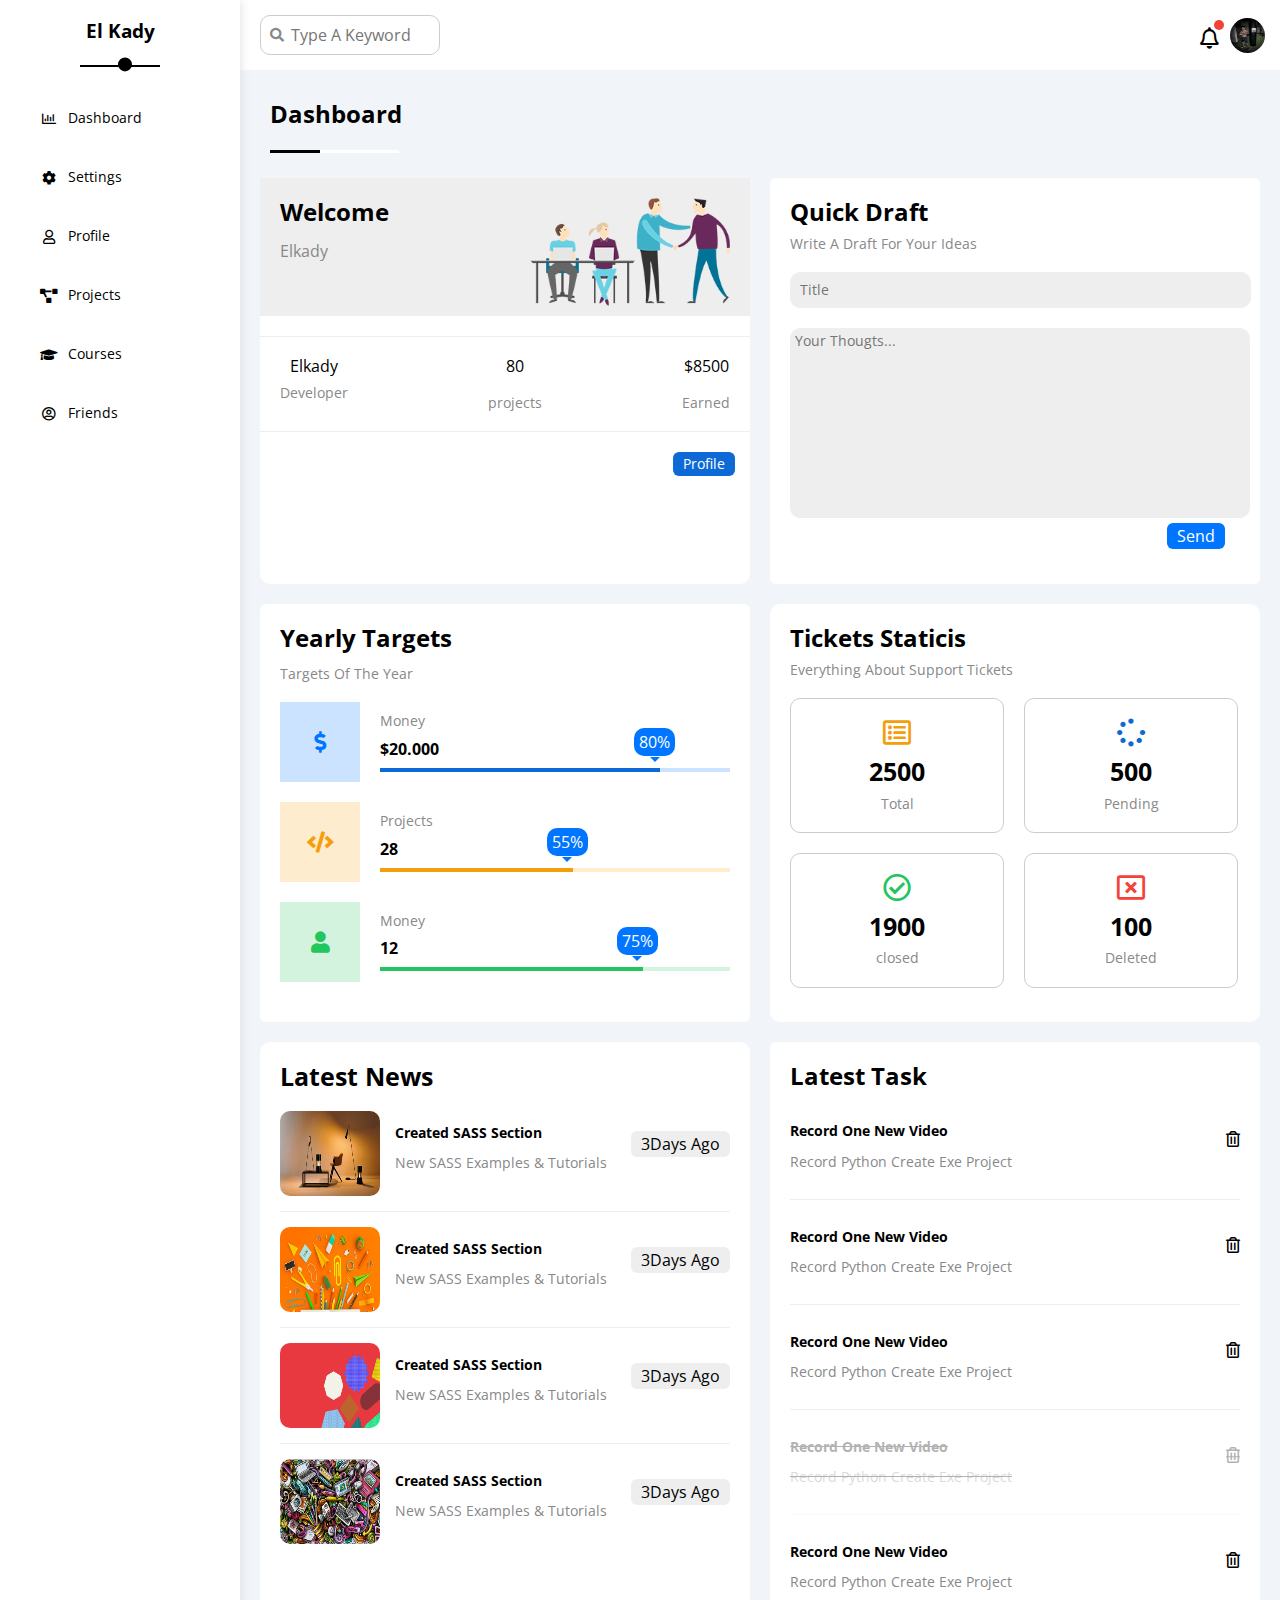
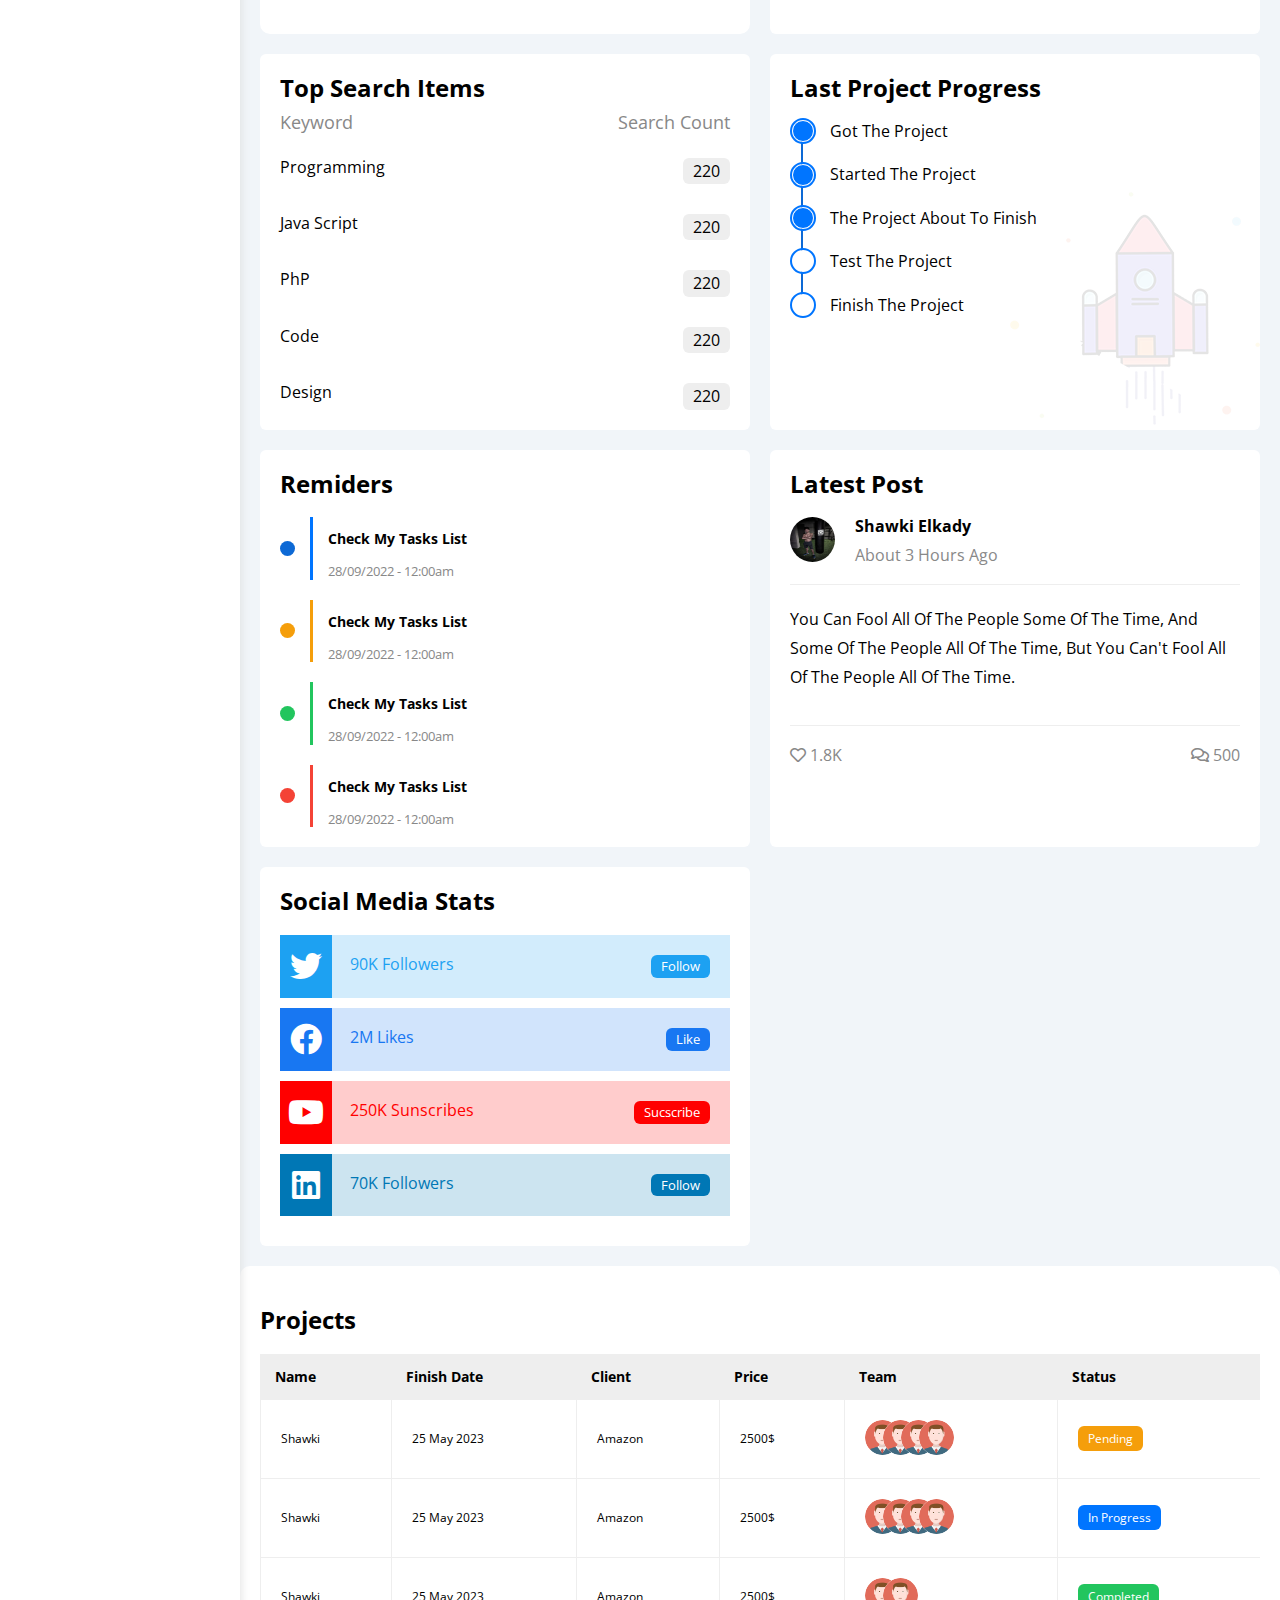
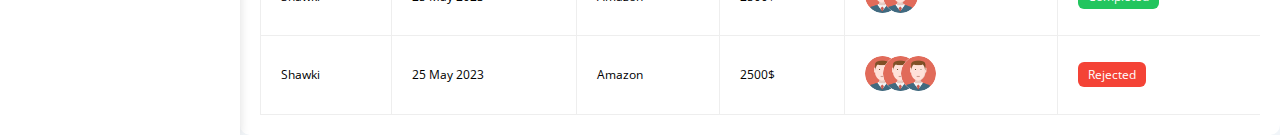
<file: index.html>
<!DOCTYPE html>
<html lang="en">
<head>
    <meta charset="UTF-8">
    <meta http-equiv="X-UA-Compatible" content="IE=edge">
    <meta name="viewport" content="width=device-width, initial-scale=1.0">
    <link rel="stylesheet" href="normalize.css">   
    <link rel="preconnect" href="https://fonts.googleapis.com" />
    <link rel="preconnect" href="https://fonts.gstatic.com" crossorigin />
    <link href="https://fonts.googleapis.com/css2?family=Open+Sans:wght@300;500&#038;display=swap" rel="stylesheet" /> 
    <link rel="stylesheet" href="all.min.css">   
    <link rel="stylesheet" href="all.min1.css">  
    <link rel="stylesheet" href="master.css">  
    <link rel="stylesheet" href="framework.css">                  
    <title>My Dashbboard</title>
</head>
<body>
    <div class="page d-flex">
        <div class="sidebar bg-white p-20 relative">
            <h3 class="txt-c relative mt-0">El Kady</h3>
            <ul class="p-0 list-none">
                <li>
                    <a href="index.html" class="active d-flex rad-6 txt-black align-c fs-14 p-10">
                        <i class="fa-regular fa-chart-bar fa-fw p-10"></i>
                        <span>Dashboard</span>
                    </a>
                </li>
                <li>
                    <a href="settings.html" class="active d-flex rad-6 txt-black align-c fs-14 p-10">
                        <i class="fa-solid fa-gear fa-fw p-10"></i>
                        <span>Settings</span>
                    </a>
                </li>
                <li>
                    <a href="profile.html" class="active d-flex rad-6 txt-black align-c fs-14 p-10">
                        <i class="fa-regular fa-user fa-fw p-10"></i>
                        <span>Profile</span>
                    </a>
                </li>
                <li>
                    <a class="active d-flex rad-6 txt-black align-c fs-14 p-10">
                        <i class="fa-solid fa-diagram-project fa-fw p-10"></i>
                        <span>Projects</span>
                    </a>
                </li>
                <li>
                    <a href="coureses.html" class="active d-flex rad-6 txt-black align-c fs-14 p-10">
                        <i class="fa-solid fa-graduation-cap fa-fw p-10"></i>
                        <span>Courses</span>
                    </a>
                </li>
                <li>
                    <a href="friends.html" class="active d-flex rad-6 txt-black align-c fs-14 p-10">
                        <i class="fa-regular fa-circle-user fa-fw p-10"></i>
                        <span>Friends</span>
                    </a>
                </li>
                </ul>
            </ul>
        </div>
        <div class="content w-full">
            <div class="head bg-white flex-between p-15">
                <div class="search relative">
                    <input type="search" class="p-10 no-outline" placeholder="Type A Keyword">
                </div>
                <div class="icons d-flex align-c">
                    <span class="notifications relative">
                        <i class="fa-regular fa-bell fa-lg"></i>
                    </span>
                    <img src="my_photo.jpg" alt="avatar1">
                </div>
            </div>
            <h2 class="add p-10 relative" >Dashboard</h2>
            <div class="wrapper d-grid gap20 " >
                <div class="Welcome bg-white spacebetween rad-10">
                    <div class="intro d-flex bg-eee spacebetween p-20">
                        <div class="text">
                            <h2 class="m-0">Welcome</h2>
                                <p>Elkady</p>
                        </div>
                    <img src="meeting.png" alt="meeting">
                    </div>
                    <div class="info bg-white d-flex spacebetween p-20 mt-20 mb-20 txt-c">
                        <div class="body txt-c">
                            Elkady
                            <span class="fs-14 f-grey d-block mt-10">Developer</span>
                        </div>
                        <div>
                            80
                            <span class="fs-14 f-grey d-block mt-20">projects</span>
                        </div>
                         <div>
                            $8500
                            <span class="fs-14 f-grey d-block mt-20">Earned</span>
                        </div>
                    </div>
                    <a href="#" class=" d-block fs-14 btn-shape ">Profile</a>
                </div>
                <div class="quick p-20 bg-white rad-6">
                        <h2 class="p-0 mt-0 mb-10">Quick Draft</h2>
                        <p class="f-grey fs-14 mt-0 mb-20 ">Write A Draft For Your Ideas</p>
                    <form>
                        <input placeholder="Title" type="text" class="text d-block  bg-eee b-none out-none rad-10 p-10 fs-14 ">
                        <textarea class="d-block w-full bg-eee mt-20 b-none out-none rad-10 p-10 fs-14" placeholder="Your Thougts..."></textarea>
                    </form>
                    <input class="save b-none d-block btn-shape" type="submit" value="Send">
                </div>
                <div class="targets bg-white p-20 rad-6">
                    <h2 class="mt-0 mb-10">Yearly Targets</h2>
                    <p class="f-grey fs-14 mb-20">Targets Of The Year</p>
                    <div class="target-row d-flex align-c mb-20">
                        <div class="icon flex-center blue mr-20">
                            <i class="fa-solid fa-dollar-sign fa-lg "></i>
                        </div>
                        <div class="details">
                            <span class="f-grey fs-14">Money</span>
                            <span class="d-block mt-10 fw-bold mb-10">$20.000</span>
                            <div class="progress relative d-block blue">
                                <span class="bg-blue blue" style="width: 80%">
                                    <span class="bg-blue rad-10">80%</span>
                                  </span>
                            </div>
                        </div>
                    </div>
                    <div class="target-row d-flex align-c mb-20">
                        <div class="icon flex-center orange mr-20">
                            <i class="fa-solid fa-code fa-lg "></i>
                        </div>
                        <div class="details">
                            <span class="f-grey fs-14">Projects</span>
                            <span class="d-block mt-10 fw-bold mb-10">28</span>
                            <div class="progress relative d-block orange">
                                <span class=" orange" style="width: 55%">
                                    <span class="bg-orange rad-10">55%</span>
                                  </span>
                            </div>
                        </div>
                    </div>
                    <div class="third-row d-flex align-c mb-20">
                        <div class="contacti d-flex green flex-center mr-20">
                            <i class="fa-solid fa-user fa-lg c-green"></i>
                        </div>
                        <div class="cont-details">
                            <span class="d-block mb-10 f-grey fs-14"> Money</span>
                            <span class="d-block fw-bold mb-10">12</span>
                            <div class="prog green relative">
                                <span class=" " style="width: 75%;">
                                    <span class="rad-10">75%</span>
                                </span>
                            </div>
                        </div>
                    </div>
                </div>
                <div class="rad-10 gap20 p-20 bg-white tickets ">
                    <h2 class="mb-10 mt-0">Tickets Staticis</h2>
                    <p class="f-grey fs-14  mt-0 mb-20">Everything About Support Tickets</p>
                    <div class="d-flex align-c f-wrap gap20">
                    <div class="box rad-10 fs-14 p-20 f-grey text-center solid-1-ccc">
                        <i class="fa-regular fa-rectangle-list fa-2x mb-10 c-orange"></i>
                        <span class="d-block fw-bold txt-black fs-25 mb-10">2500</span>
                        Total
                    </div>
                    <div class="box rad-10 fs-14 p-20 f-grey text-center solid-1-ccc">
                        <i class="fa-solid fa-spinner fa-2x mb-10 c-blue"></i>
                        <span class="d-block fw-bold txt-black fs-25 mb-10">500</span>
                        Pending
                    </div><div class="box rad-10 fs-14 p-20 f-grey text-center solid-1-ccc">
                        <i class="fa-regular fa-circle-check fa-2x mb-10 c-green"></i>                    
                        <span class="d-block fw-bold txt-black fs-25 mb-10">1900</span>
                        closed
                    </div><div class="box rad-10 fs-14 p-20 f-grey text-center solid-1-ccc">
                        <i class="fa-regular fa-rectangle-xmark fa-2x mb-10 c-red"></i>                 
                        <span class="d-block fw-bold txt-black fs-25 mb-10">100</span>
                        Deleted
                    </div>
                </div>
                </div>
                <div class="latest-News rad-10 p-20 bg-white">
                    <h2 class="mt-0 mb-20 fw-bold fs-25"> Latest News</h2>
                    <div class="row-news d-flex row-news-shape">
                        <img class="rad-10 mr-15" src="news-01.png">
                        <div class="info">
                            <h3 class="fs-14 ">Created SASS Section</h3>
                            <p class="fs-14 f-grey">New SASS Examples & Tutorials</p>
                        </div>
                        <div class="label btn-shape bg-eee mt-20">3Days Ago</div>
                    </div>
                    <div class="row-news d-flex row-news-shape">
                        <img class="rad-10 mr-15" src="news-02.png">
                        <div class="info">
                            <h3 class="fs-14 ">Created SASS Section</h3>
                            <p class="fs-14 f-grey">New SASS Examples & Tutorials</p>
                        </div>
                        <div class="label btn-shape bg-eee mt-20">3Days Ago</div>
                    </div> <div class="row-news d-flex row-news-shape">
                        <img class="rad-10 mr-15" src="news-03.png">
                        <div class="info">
                            <h3 class="fs-14 ">Created SASS Section</h3>
                            <p class="fs-14 f-grey">New SASS Examples & Tutorials</p>
                        </div>
                        <div class="label btn-shape bg-eee mt-20">3Days Ago</div>
                    </div> <div class="row-news d-flex">
                        <img class="rad-10 mr-15" src="news-04.png">
                        <div class="info">
                            <h3 class="fs-14 ">Created SASS Section</h3>
                            <p class="fs-14 f-grey">New SASS Examples & Tutorials</p>
                        </div>
                        <div class="label btn-shape bg-eee mt-20">3Days Ago</div>
                    </div>
                </div>
                <div class="latest-task rad-6 p-20 bg-white ">
                    <h2 class="mt-0 mb-20">Latest Task</h2>
                    <div class="task-row row-news-shape d-flex">
                        <div class="task-info">
                            <h3 class="fs-14">Record One New Video</h3>
                            <p class="f-grey fs-14">Record Python Create Exe Project</p>
                        </div>
                        <i class="fa-regular fa-trash-can delete"></i>
                    </div>
                    <div class="task-row row-news-shape d-flex">
                        <div class="task-info">
                            <h3 class="fs-14">Record One New Video</h3>
                            <p class="f-grey fs-14">Record Python Create Exe Project</p>
                        </div>
                        <i class="fa-regular fa-trash-can delete"></i>
                    </div>
                    <div class="task-row row-news-shape mt-0 mb-0 d-flex">
                        <div class="task-info">
                            <h3 class="fs-14">Record One New Video</h3>
                            <p class="f-grey fs-14">Record Python Create Exe Project</p>
                        </div>
                        <i class="fa-regular fa-trash-can delete"></i>
                    </div>
                    <div class="task-row row-news-shape mb-0 mt-0 d-flex">
                        <div class="task-info">
                            <h3 class="fs-14">Record One New Video</h3>
                            <p class="f-grey fs-14">Record Python Create Exe Project</p>
                        </div>
                        <i class="fa-regular fa-trash-can delete"></i>
                    </div>
                    <div class="task-row mb-10 d-flex">
                        <div class="task-info">
                            <h3 class="fs-14">Record One New Video</h3>
                            <p class="f-grey fs-14">Record Python Create Exe Project</p>
                        </div>
                        <i class="fa-regular fa-trash-can delete"></i>
                    </div>
                </div>
                <div class="search-item rad-6 p-20 bg-white">
                    <h2 class="mt-0 mb-10">Top Search Items</h2>
                    <div class="head-search d-flex spacebetween mb-10">
                        <span class="fs-18 f-grey ">Keyword</span>
                        <span class="fs-18  f-grey">Search Count</span>
                    </div>
                    <div class="row-search d-flex spacebetween pt-15 pb-15">
                        <span class="">Programming</span>
                        <span class="btn-shape bg-eee">220</span>
                    </div>
                    <div class="row-search d-flex spacebetween  pt-15 pb-15">
                        <span class="">Java Script</span>
                        <span class="btn-shape bg-eee">220</span>
                    </div>
                    <div class="row-search d-flex spacebetween   pt-15 pb-15">
                        <span class="">PhP</span>
                        <span class="btn-shape bg-eee">220</span>
                    </div>
                    <div class="row-search d-flex spacebetween   pt-15 pb-15">
                        <span class="">Code</span>
                        <span class="btn-shape bg-eee">220</span>
                    </div>
                    <div class="row-search d-flex spacebetween   pt-15 ">
                        <span class="">Design</span>
                        <span class="btn-shape bg-eee">220</span>
                    </div>
                </div>
                <div class="last-project rad-6 bg-white p-20 relative">
                    <h2 class="mt-0 mb-20">Last Project Progress</h2>
                    <ul class="m-0 relative ">
                        <li class="mb-25 d-flex align-c done">Got The Project</li>
                        <li class="mb-25 d-flex align-c done">Started The Project</li>
                        <li class="mb-25 d-flex align-c done">The Project About To Finish</li>
                        <li class="mb-25 d-flex align-c current">Test The Project</li>
                        <li class="mb-25 d-flex align-c ">Finish The Project</li>
                    </ul>
                    <img class="project-icon" src="project.png" alt="">
                </div>
                <div class="reminders bg-white p-20 rad-6">
                    <h2 class="mt-0 mb-20" >Remiders</h2>
                    <div class="row-reminder d-flex mt-20 align-c">
                        <span class="key bg-blue "></span>
                        <div class="info-remider pl-15 left-blue">
                            <p class="fw-bold fs-14 txt-black">Check My Tasks List</p>
                            <span class="fs-13 f-grey">28/09/2022 - 12:00am</span>
                        </div>
                    </div>
                    <div class="row-reminder d-flex mt-20 align-c">
                        <span class="key bg-orange "></span>
                        <div class="info-remider pl-15 left-orange">
                            <p class="fw-bold fs-14 txt-black">Check My Tasks List</p>
                            <span class="fs-13 f-grey">28/09/2022 - 12:00am</span>
                        </div>
                    </div>
                    <div class="row-reminder d-flex mt-20 align-c">
                        <span class="key bg-green "></span>
                        <div class="info-remider pl-15 left-green">
                            <p class="fw-bold fs-14 txt-black">Check My Tasks List</p>
                            <span class="fs-13 f-grey">28/09/2022 - 12:00am</span>
                        </div>
                    </div>
                    <div class="row-reminder d-flex mt-20 align-c">
                        <span class="key bg-red "></span>
                        <div class="info-remider pl-15 left-red">
                            <p class="fw-bold fs-14 txt-black">Check My Tasks List</p>
                            <span class="fs-13 f-grey">28/09/2022 - 12:00am</span>
                        </div>
                    </div>
                </div>
                <div class="latest-post bg-white rad-6 p-20">
                    <h2 class="mt-0 mb-20">Latest Post </h2>
                    <div class="profile d-flex mt-20 mb-20">
                        <img class="mr-20" src="my_photo.jpg" alt="">
                        <div class="user-info">
                            <p class="mt-0 fw-bold mb-10">Shawki Elkady</p>
                            <span class="f-grey mt-0">About 3 Hours Ago</span>
                        </div>
                    </div>
                    <div class="post mt-20 mb-20 pt-20 pb-20">
              You can fool all of the people some of the time, and some of the people all of the time, but you can't
              fool all of the people all of the time.
                    </div>
                    <div class="post-icons d-flex spacebetween f-grey">
                        <div class="likes">
                            <i class="fa-regular fa-heart"></i>
                            <span>1.8K</span>
                        </div>
                        <div class="comments">
                            <i class="fa-regular fa-comments"></i>
                            <span>500</span>
                          </div>
                    </div>
                </div>
                <div class="socialmedia rad-6 bg-white relative p-20">
                    <h2 class="mt-0 mb-20">Social Media Stats</h2>
                    <div class="box twitter d-flex spacebetween p-20 mb-10 relative">
                        <i class="fa-brands fa-twitter fa-2x f-white flex-center h-full"></i>
                        <span class="">90K Followers</span>
                        <a href="" class="f-white fs-13 btn-shape">Follow</a>
                    </div>
                    <div class="box facebook d-flex spacebetween p-20 mb-10 relative">
                        <i class="fa-brands fa-facebook fa-2x f-white flex-center h-full"></i>
                        <span class="">2M Likes</span>
                        <a href="" class="f-white fs-13 btn-shape">Like</a>
                    </div>
                    <div class="box youtube d-flex spacebetween p-20 mb-10 relative">
                        <i class="fa-brands fa-youtube fa-2x f-white flex-center h-full"></i>
                        <span class="">250K Sunscribes</span>
                        <a href="" class="f-white fs-13 btn-shape">Sucscribe</a>
                    </div>
                    <div class="box linkedin d-flex spacebetween p-20 mb-10 relative">
                        <i class="fa-brands fa-linkedin fa-2x f-white flex-center h-full"></i>
                        <span class="">70K Followers</span>
                        <a href="" class="f-white fs-13 btn-shape">Follow</a>
                    </div>
                </div>
            </div>
            <div class="table_project bg-white rad-10 p-20">
                <h2 class=" mb-20 ">Projects</h2>
                <div class="table_responsive">
                <table class="fs-14 w-full">
                    <thead class="">
                        <tr class="">
                            <td class="">Name</td>
                            <td class="">Finish Date</td>
                            <td class="">Client</td>
                            <td class="">Price</td>
                            <td class="">Team</td>
                            <td class="">Status</td>
                        </tr>                        
                    </thead>
                    <tbody>
                        <tr class="">
                            <td class="">Shawki</td>
                            <td class="">25 May 2023</td>
                            <td class="">Amazon</td>
                            <td class="">2500$</td>
                            <td class="">
                                <img src="avatar1.png" alt="">
                                <img src="avatar1.png" alt="">
                                <img src="avatar1.png" alt="">
                                <img src="avatar1.png" alt="">
                            </td>
                            <td >
                            <span class="btn-shape o">Pending</span>
                            </td>
                        </tr>                 
                        <tr class="">
                            <td class="">Shawki</td>
                            <td class="">25 May 2023</td>
                            <td class="">Amazon</td>
                            <td class="">2500$</td>
                            <td class="">
                                <img src="avatar1.png" alt="">
                                <img src="avatar1.png" alt="">
                                <img src="avatar1.png" alt="">
                                <img src="avatar1.png" alt="">
                            </td>
                            <td >
                                <span class="btn-shape b">In Progress</span>
                                </td>
                            </tr>
                            <tr class="">
                            <td class="">Shawki</td>
                            <td class="">25 May 2023</td>
                            <td class="">Amazon</td>
                            <td class="">2500$</td>
                            <td class="">
                                <img src="avatar1.png" alt="">
                                <img src="avatar1.png" alt="">
                            </td>
                            <td >
                                <span class="btn-shape g">Completed</span>
                            </td>
                        </tr>             
                            <tr class="">
                            <td class="">Shawki</td>
                            <td class="">25 May 2023</td>
                            <td class="">Amazon</td>
                            <td class="">2500$</td>
                            <td class="">
                                <img src="avatar1.png" alt="">
                                <img src="avatar1.png" alt="">
                                <img src="avatar1.png" alt="">
                            </td>
                            <td >
                                <span class="btn-shape r">Rejected</span>
                            </td>
                            </tr>                        
                    </tbody>
                </table>
            </div>
            </div>
        </div>
    </div>
</body>
</html>
</file>
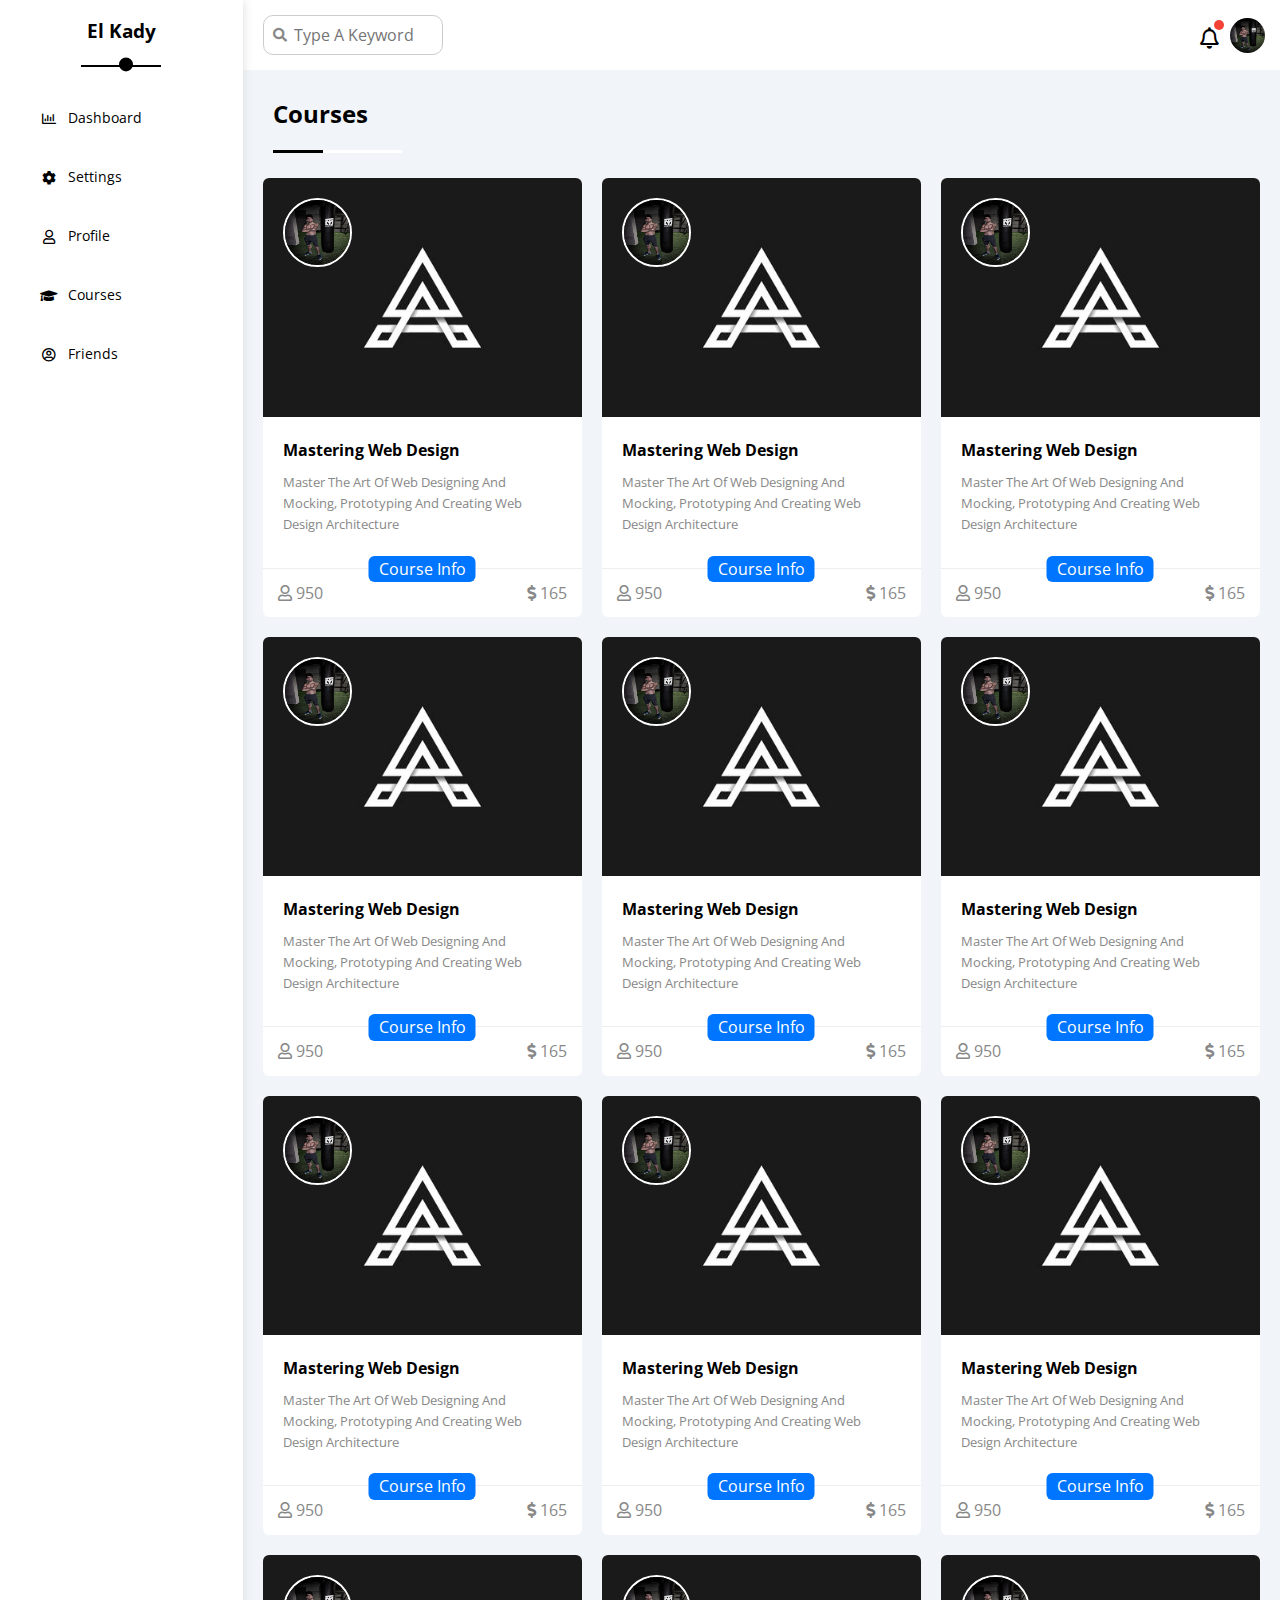
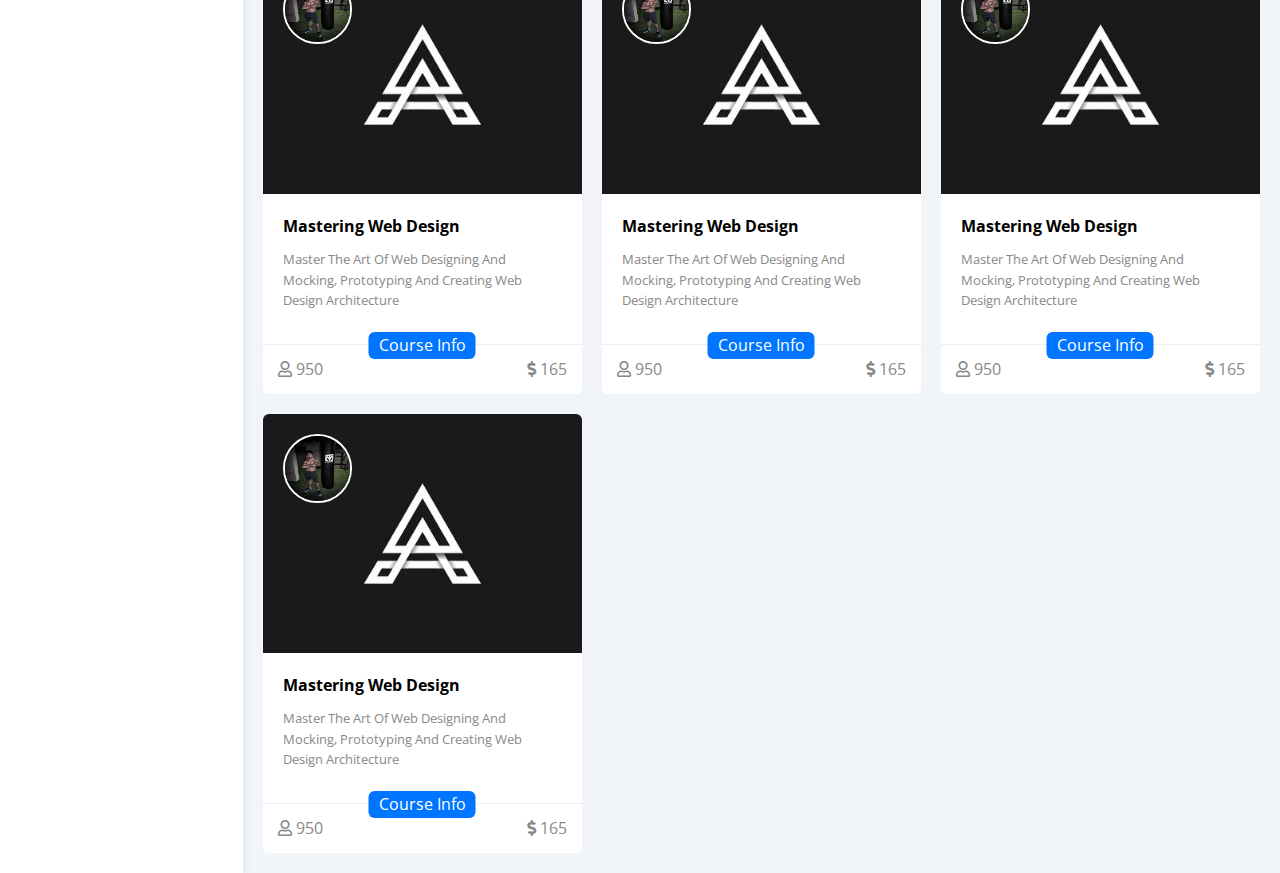
<file: coureses.html>
<!DOCTYPE html>
<html lang="en">
<head>
    <meta charset="UTF-8">
    <meta http-equiv="X-UA-Compatible" content="IE=edge">
    <meta name="viewport" content="width=device-width, initial-scale=1.0">
    <link rel="stylesheet" href="normalize.css">   
    <link rel="preconnect" href="https://fonts.googleapis.com" />
    <link rel="preconnect" href="https://fonts.gstatic.com" crossorigin />
    <link href="https://fonts.googleapis.com/css2?family=Open+Sans:wght@300;500&#038;display=swap" rel="stylesheet" /> 
    <link rel="stylesheet" href="all.min.css">   
    <link rel="stylesheet" href="all.min1.css">  
    <link rel="stylesheet" href="master.css">  
    <link rel="stylesheet" href="framework.css">                  
    <title>My Dashbboard</title>
</head>
<body>
    <div class="page d-flex">
        <div class="sidebar bg-white p-20 relative">
            <h3 class="txt-c relative mt-0">El Kady</h3>
            <ul class="p-0 list-none">
                <li>
                    <a href="index.html" class="active d-flex rad-6 txt-black align-c fs-14 p-10">
                        <i class="fa-regular fa-chart-bar fa-fw p-10"></i>
                        <span>Dashboard</span>
                    </a>
                </li>
                <li>
                    <a href="settings.html" class="active d-flex rad-6 txt-black align-c fs-14 p-10">
                        <i class="fa-solid fa-gear fa-fw p-10"></i>
                        <span>Settings</span>
                    </a>
                </li>
                <li>
                    <a href="profile.html" class="active d-flex rad-6 txt-black align-c fs-14 p-10">
                        <i class="fa-regular fa-user fa-fw p-10"></i>
                        <span>Profile</span>
                    </a>
                </li>
               
                <li>
                    <a href="coureses.html" class="active d-flex rad-6 txt-black align-c fs-14 p-10">
                        <i class="fa-solid fa-graduation-cap fa-fw p-10"></i>
                        <span>Courses</span>
                    </a>
                </li>
                <li>
                    <a href="friends.html" class="active d-flex rad-6 txt-black align-c fs-14 p-10">
                        <i class="fa-regular fa-circle-user fa-fw p-10"></i>
                        <span>Friends</span>
                    </a>
                </li>
                
                </ul>
            </ul>
        </div>
        <div class="content w-full">
            <div class="head bg-white flex-between p-15">
                <div class="search relative">
                    <input type="search" class="p-10 no-outline" placeholder="Type A Keyword">
                </div>
                <div class="icons d-flex align-c">
                    <span class="notifications relative">
                        <i class="fa-regular fa-bell fa-lg"></i>
                    </span>
                    <img src="my_photo.jpg" alt="avatar1">
                </div>
            </div>
            <h2 class="add p-10 relative" >Courses</h2>
            <div class="courses relative d-grid gap20 m-20">
                <div class="course bg-white rad-6 relative">
                    <img class="cover" src="course-01.jpg" alt="avatar1">
                    <img class="pro" src="my_photo.jpg" alt="avatar1">
                    <div class="p-20">
                        <h4 class="m-0">Mastering Web Design</h4>
                        <p class="f-grey fs-13 mt-15px">Master The Art Of Web Designing And Mocking, Prototyping And Creating Web Design Architecture</p>
                    </div>
                    <div class="inform p-15 flex-between">
                        <span class="title btn-shape b">Course Info</span>
                        <span class="f-grey">
                            <i class="fa-regular fa-user"></i>
                            950
                        </span>
                        <span class="f-grey">
                            <i class="fa-solid fa-dollar-sign"></i>
                            165
                        </span>
                    </div>
                </div>
                <div class="course bg-white rad-6 relative">
                    <img class="cover" src="course-01.jpg" alt="avatar1">
                    <img class="pro" src="my_photo.jpg" alt="avatar1">
                    <div class="p-20">
                        <h4 class="m-0">Mastering Web Design</h4>
                        <p class="f-grey fs-13 mt-15px">Master The Art Of Web Designing And Mocking, Prototyping And Creating Web Design Architecture</p>
                    </div>
                    <div class="inform p-15 flex-between">
                        <span class="title btn-shape b">Course Info</span>
                        <span class="f-grey">
                            <i class="fa-regular fa-user"></i>
                            950
                        </span>
                        <span class="f-grey">
                            <i class="fa-solid fa-dollar-sign"></i>
                            165
                        </span>
                    </div>
                </div> <div class="course bg-white rad-6 relative">
                    <img class="cover" src="course-01.jpg" alt="avatar1">
                    <img class="pro" src="my_photo.jpg" alt="avatar1">
                    <div class="p-20">
                        <h4 class="m-0">Mastering Web Design</h4>
                        <p class="f-grey fs-13 mt-15px">Master The Art Of Web Designing And Mocking, Prototyping And Creating Web Design Architecture</p>
                    </div>
                    <div class="inform p-15 flex-between">
                        <span class="title btn-shape b">Course Info</span>
                        <span class="f-grey">
                            <i class="fa-regular fa-user"></i>
                            950
                        </span>
                        <span class="f-grey">
                            <i class="fa-solid fa-dollar-sign"></i>
                            165
                        </span>
                    </div>
                </div> <div class="course bg-white rad-6 relative">
                    <img class="cover" src="course-01.jpg" alt="avatar1">
                    <img class="pro" src="my_photo.jpg" alt="avatar1">
                    <div class="p-20">
                        <h4 class="m-0">Mastering Web Design</h4>
                        <p class="f-grey fs-13 mt-15px">Master The Art Of Web Designing And Mocking, Prototyping And Creating Web Design Architecture</p>
                    </div>
                    <div class="inform p-15 flex-between">
                        <span class="title btn-shape b">Course Info</span>
                        <span class="f-grey">
                            <i class="fa-regular fa-user"></i>
                            950
                        </span>
                        <span class="f-grey">
                            <i class="fa-solid fa-dollar-sign"></i>
                            165
                        </span>
                    </div>
                </div> <div class="course bg-white rad-6 relative">
                    <img class="cover" src="course-01.jpg" alt="avatar1">
                    <img class="pro" src="my_photo.jpg" alt="avatar1">
                    <div class="p-20">
                        <h4 class="m-0">Mastering Web Design</h4>
                        <p class="f-grey fs-13 mt-15px">Master The Art Of Web Designing And Mocking, Prototyping And Creating Web Design Architecture</p>
                    </div>
                    <div class="inform p-15 flex-between">
                        <span class="title btn-shape b">Course Info</span>
                        <span class="f-grey">
                            <i class="fa-regular fa-user"></i>
                            950
                        </span>
                        <span class="f-grey">
                            <i class="fa-solid fa-dollar-sign"></i>
                            165
                        </span>
                    </div>
                </div> <div class="course bg-white rad-6 relative">
                    <img class="cover" src="course-01.jpg" alt="avatar1">
                    <img class="pro" src="my_photo.jpg" alt="avatar1">
                    <div class="p-20">
                        <h4 class="m-0">Mastering Web Design</h4>
                        <p class="f-grey fs-13 mt-15px">Master The Art Of Web Designing And Mocking, Prototyping And Creating Web Design Architecture</p>
                    </div>
                    <div class="inform p-15 flex-between">
                        <span class="title btn-shape b">Course Info</span>
                        <span class="f-grey">
                            <i class="fa-regular fa-user"></i>
                            950
                        </span>
                        <span class="f-grey">
                            <i class="fa-solid fa-dollar-sign"></i>
                            165
                        </span>
                    </div>
                </div> <div class="course bg-white rad-6 relative">
                    <img class="cover" src="course-01.jpg" alt="avatar1">
                    <img class="pro" src="my_photo.jpg" alt="avatar1">
                    <div class="p-20">
                        <h4 class="m-0">Mastering Web Design</h4>
                        <p class="f-grey fs-13 mt-15px">Master The Art Of Web Designing And Mocking, Prototyping And Creating Web Design Architecture</p>
                    </div>
                    <div class="inform p-15 flex-between">
                        <span class="title btn-shape b">Course Info</span>
                        <span class="f-grey">
                            <i class="fa-regular fa-user"></i>
                            950
                        </span>
                        <span class="f-grey">
                            <i class="fa-solid fa-dollar-sign"></i>
                            165
                        </span>
                    </div>
                </div> <div class="course bg-white rad-6 relative">
                    <img class="cover" src="course-01.jpg" alt="avatar1">
                    <img class="pro" src="my_photo.jpg" alt="avatar1">
                    <div class="p-20">
                        <h4 class="m-0">Mastering Web Design</h4>
                        <p class="f-grey fs-13 mt-15px">Master The Art Of Web Designing And Mocking, Prototyping And Creating Web Design Architecture</p>
                    </div>
                    <div class="inform p-15 flex-between">
                        <span class="title btn-shape b">Course Info</span>
                        <span class="f-grey">
                            <i class="fa-regular fa-user"></i>
                            950
                        </span>
                        <span class="f-grey">
                            <i class="fa-solid fa-dollar-sign"></i>
                            165
                        </span>
                    </div>
                </div> <div class="course bg-white rad-6 relative">
                    <img class="cover" src="course-01.jpg" alt="avatar1">
                    <img class="pro" src="my_photo.jpg" alt="avatar1">
                    <div class="p-20">
                        <h4 class="m-0">Mastering Web Design</h4>
                        <p class="f-grey fs-13 mt-15px">Master The Art Of Web Designing And Mocking, Prototyping And Creating Web Design Architecture</p>
                    </div>
                    <div class="inform p-15 flex-between">
                        <span class="title btn-shape b">Course Info</span>
                        <span class="f-grey">
                            <i class="fa-regular fa-user"></i>
                            950
                        </span>
                        <span class="f-grey">
                            <i class="fa-solid fa-dollar-sign"></i>
                            165
                        </span>
                    </div>
                </div> <div class="course bg-white rad-6 relative">
                    <img class="cover" src="course-01.jpg" alt="avatar1">
                    <img class="pro" src="my_photo.jpg" alt="avatar1">
                    <div class="p-20">
                        <h4 class="m-0">Mastering Web Design</h4>
                        <p class="f-grey fs-13 mt-15px">Master The Art Of Web Designing And Mocking, Prototyping And Creating Web Design Architecture</p>
                    </div>
                    <div class="inform p-15 flex-between">
                        <span class="title btn-shape b">Course Info</span>
                        <span class="f-grey">
                            <i class="fa-regular fa-user"></i>
                            950
                        </span>
                        <span class="f-grey">
                            <i class="fa-solid fa-dollar-sign"></i>
                            165
                        </span>
                    </div>
                </div> <div class="course bg-white rad-6 relative">
                    <img class="cover" src="course-01.jpg" alt="avatar1">
                    <img class="pro" src="my_photo.jpg" alt="avatar1">
                    <div class="p-20">
                        <h4 class="m-0">Mastering Web Design</h4>
                        <p class="f-grey fs-13 mt-15px">Master The Art Of Web Designing And Mocking, Prototyping And Creating Web Design Architecture</p>
                    </div>
                    <div class="inform p-15 flex-between">
                        <span class="title btn-shape b">Course Info</span>
                        <span class="f-grey">
                            <i class="fa-regular fa-user"></i>
                            950
                        </span>
                        <span class="f-grey">
                            <i class="fa-solid fa-dollar-sign"></i>
                            165
                        </span>
                    </div>
                </div> <div class="course bg-white rad-6 relative">
                    <img class="cover" src="course-01.jpg" alt="avatar1">
                    <img class="pro" src="my_photo.jpg" alt="avatar1">
                    <div class="p-20">
                        <h4 class="m-0">Mastering Web Design</h4>
                        <p class="f-grey fs-13 mt-15px">Master The Art Of Web Designing And Mocking, Prototyping And Creating Web Design Architecture</p>
                    </div>
                    <div class="inform p-15 flex-between">
                        <span class="title btn-shape b">Course Info</span>
                        <span class="f-grey">
                            <i class="fa-regular fa-user"></i>
                            950
                        </span>
                        <span class="f-grey">
                            <i class="fa-solid fa-dollar-sign"></i>
                            165
                        </span>
                    </div>
                </div> <div class="course bg-white rad-6 relative">
                    <img class="cover" src="course-01.jpg" alt="avatar1">
                    <img class="pro" src="my_photo.jpg" alt="avatar1">
                    <div class="p-20">
                        <h4 class="m-0">Mastering Web Design</h4>
                        <p class="f-grey fs-13 mt-15px">Master The Art Of Web Designing And Mocking, Prototyping And Creating Web Design Architecture</p>
                    </div>
                    <div class="inform p-15 flex-between">
                        <span class="title btn-shape b">Course Info</span>
                        <span class="f-grey">
                            <i class="fa-regular fa-user"></i>
                            950
                        </span>
                        <span class="f-grey">
                            <i class="fa-solid fa-dollar-sign"></i>
                            165
                        </span>
                    </div>
                </div>
            </div>
            
        </div>
    </div>
</body>
</html>
</file>
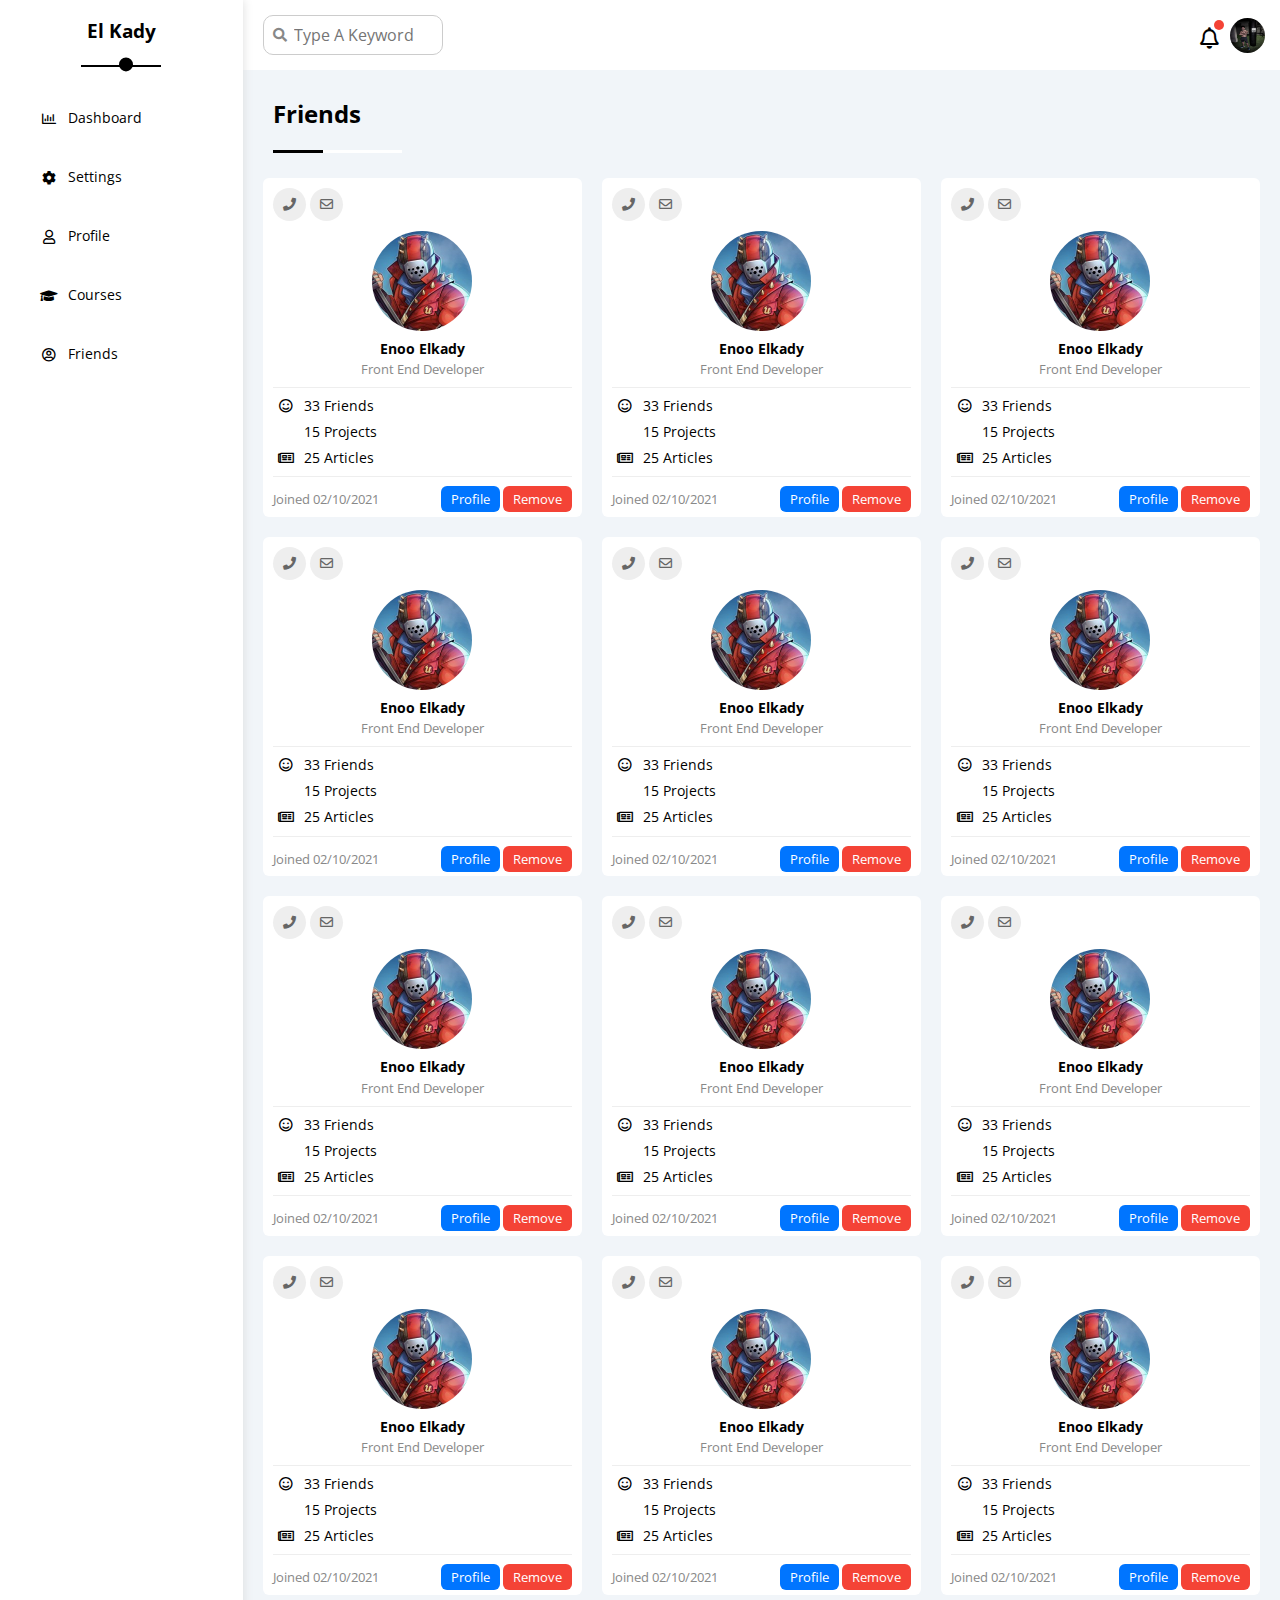
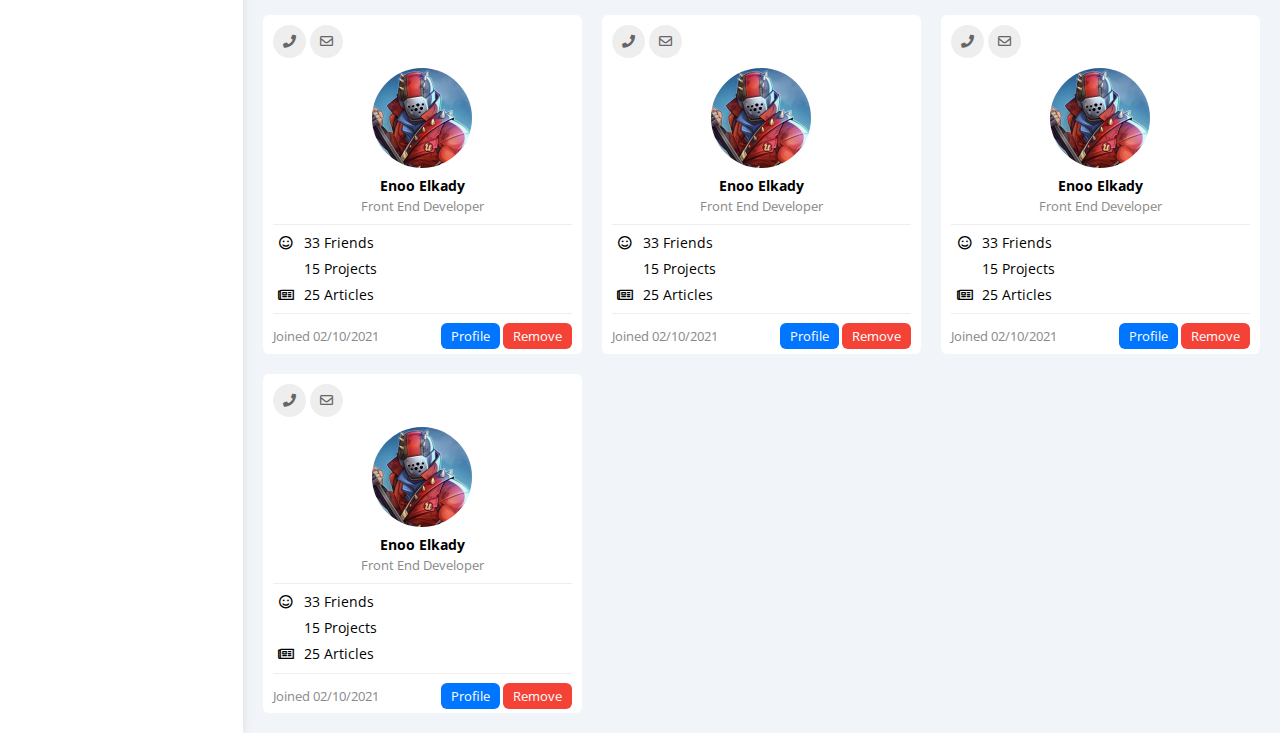
<file: friends.html>
<html lang="en">
<head>
    <meta charset="UTF-8">
    <meta http-equiv="X-UA-Compatible" content="IE=edge">
    <meta name="viewport" content="width=device-width, initial-scale=1.0">
    <link rel="stylesheet" href="normalize.css">   
    <link rel="preconnect" href="https://fonts.googleapis.com" />
    <link rel="preconnect" href="https://fonts.gstatic.com" crossorigin />
    <link href="https://fonts.googleapis.com/css2?family=Open+Sans:wght@300;500&#038;display=swap" rel="stylesheet" /> 
    <link rel="stylesheet" href="all.min.css">   
    <link rel="stylesheet" href="all.min1.css">  
    <link rel="stylesheet" href="master.css">  
    <link rel="stylesheet" href="framework.css">                  
    <title>My Dashbboard</title>
</head>
<body>
    <div class="page d-flex">
        <div class="sidebar bg-white p-20 relative">
            <h3 class="txt-c relative mt-0">El Kady</h3>
            <ul class="p-0 list-none">
                <li>
                    <a href="index.html" class="active d-flex rad-6 txt-black align-c fs-14 p-10">
                        <i class="fa-regular fa-chart-bar fa-fw p-10"></i>
                        <span>Dashboard</span>
                    </a>
                </li>
                <li>
                    <a href="settings.html" class="active d-flex rad-6 txt-black align-c fs-14 p-10">
                        <i class="fa-solid fa-gear fa-fw p-10"></i>
                        <span>Settings</span>
                    </a>
                </li>
                <li>
                    <a href="profile.html" class="active d-flex rad-6 txt-black align-c fs-14 p-10">
                        <i class="fa-regular fa-user fa-fw p-10"></i>
                        <span>Profile</span>
                    </a>
                </li>
               
                <li>
                    <a href="coureses.html" class="active d-flex rad-6 txt-black align-c fs-14 p-10">
                        <i class="fa-solid fa-graduation-cap fa-fw p-10"></i>
                        <span>Courses</span>
                    </a>
                </li>
                <li>
                    <a href="friends.html" class="active d-flex rad-6 txt-black align-c fs-14 p-10">
                        <i class="fa-regular fa-circle-user fa-fw p-10"></i>
                        <span>Friends</span>
                    </a>
                </li>
                        </ul>
        </div>
        <div class="content w-full">
            <div class="head bg-white flex-between p-15">
                <div class="search relative">
                    <input type="search" class="p-10 no-outline" placeholder="Type A Keyword">
                </div>
                <div class="icons d-flex align-c">
                    <span class="notifications relative">
                        <i class="fa-regular fa-bell fa-lg"></i>
                    </span>
                    <img src="my_photo.jpg" alt="avatar1">
                </div>
            </div>
            <h2 class="add p-10 relative" >Friends</h2>
            <div class="friends m-20 d-grid gap20 relative rad-6 ">
                <div class="friend p-10 bg-white rad-6 ">
                    <div class="i">
                    <i class="fa-solid fa-phone"></i>
                    <i class="fa-regular fa-envelope"></i>
                </div>
                    <div class="txt-c">
                        <img src="friend-01.jpg" alt="">
                        <h3 class="m-0 fs-14">Enoo Elkady</h3>
                        <p class="f-grey fs-13 mt-5 mb-10">Front End Developer</p>
                    </div>
                    <div class="icons relative fs-14">
                        <div class="mb-10">
                            <i class="fa-regular fa-face-smile fa-fw"></i>
                            <span class="">33 Friends</span>
                        </div>
                        <div class="mb-10">
                            <i class="fa-solid fa-code-commit fa-fw"></i>
                            <span>15 Projects</span>
                        </div>
                        <div>
                            <i class="fa-regular fa-newspaper fa-fw"></i>
                            <span>25 Articles</span>
                        </div>
                    </div>
                    <div class="flex-between mt-10 fs-13 mt-15">
                        <span class="f-grey ">Joined 02/10/2021</span>
                        <div class="">
                            <a href="" class="btn-shape b">Profile</a>
                            <a href="" class="btn-shape r">Remove</a>

                        </div>
                    </div>
                </div>
                <div class="friend p-10 bg-white rad-6 ">
                    <div class="i">
                    <i class="fa-solid fa-phone"></i>
                    <i class="fa-regular fa-envelope"></i>
                </div>
                    <div class="txt-c">
                        <img src="friend-01.jpg" alt="">
                        <h3 class="m-0 fs-14">Enoo Elkady</h3>
                        <p class="f-grey fs-13 mt-5 mb-10">Front End Developer</p>
                    </div>
                    <div class="icons relative fs-14">
                        <div class="mb-10">
                            <i class="fa-regular fa-face-smile fa-fw"></i>
                            <span class="">33 Friends</span>
                        </div>
                        <div class="mb-10">
                            <i class="fa-solid fa-code-commit fa-fw"></i>
                            <span>15 Projects</span>
                        </div>
                        <div>
                            <i class="fa-regular fa-newspaper fa-fw"></i>
                            <span>25 Articles</span>
                        </div>
                    </div>
                    <div class="flex-between mt-10 fs-13 mt-15">
                        <span class="f-grey ">Joined 02/10/2021</span>
                        <div class="">
                            <a href="" class="btn-shape b">Profile</a>
                            <a href="" class="btn-shape r">Remove</a>

                        </div>
                    </div>
                </div>  <div class="friend p-10 bg-white rad-6 ">
                    <div class="i">
                    <i class="fa-solid fa-phone"></i>
                    <i class="fa-regular fa-envelope"></i>
                </div>
                    <div class="txt-c">
                        <img src="friend-01.jpg" alt="">
                        <h3 class="m-0 fs-14">Enoo Elkady</h3>
                        <p class="f-grey fs-13 mt-5 mb-10">Front End Developer</p>
                    </div>
                    <div class="icons relative fs-14">
                        <div class="mb-10">
                            <i class="fa-regular fa-face-smile fa-fw"></i>
                            <span class="">33 Friends</span>
                        </div>
                        <div class="mb-10">
                            <i class="fa-solid fa-code-commit fa-fw"></i>
                            <span>15 Projects</span>
                        </div>
                        <div>
                            <i class="fa-regular fa-newspaper fa-fw"></i>
                            <span>25 Articles</span>
                        </div>
                    </div>
                    <div class="flex-between mt-10 fs-13 mt-15">
                        <span class="f-grey ">Joined 02/10/2021</span>
                        <div class="">
                            <a href="" class="btn-shape b">Profile</a>
                            <a href="" class="btn-shape r">Remove</a>

                        </div>
                    </div>
                </div>  <div class="friend p-10 bg-white rad-6 ">
                    <div class="i">
                    <i class="fa-solid fa-phone"></i>
                    <i class="fa-regular fa-envelope"></i>
                </div>
                    <div class="txt-c">
                        <img src="friend-01.jpg" alt="">
                        <h3 class="m-0 fs-14">Enoo Elkady</h3>
                        <p class="f-grey fs-13 mt-5 mb-10">Front End Developer</p>
                    </div>
                    <div class="icons relative fs-14">
                        <div class="mb-10">
                            <i class="fa-regular fa-face-smile fa-fw"></i>
                            <span class="">33 Friends</span>
                        </div>
                        <div class="mb-10">
                            <i class="fa-solid fa-code-commit fa-fw"></i>
                            <span>15 Projects</span>
                        </div>
                        <div>
                            <i class="fa-regular fa-newspaper fa-fw"></i>
                            <span>25 Articles</span>
                        </div>
                    </div>
                    <div class="flex-between mt-10 fs-13 mt-15">
                        <span class="f-grey ">Joined 02/10/2021</span>
                        <div class="">
                            <a href="" class="btn-shape b">Profile</a>
                            <a href="" class="btn-shape r">Remove</a>

                        </div>
                    </div>
                </div>  <div class="friend p-10 bg-white rad-6 ">
                    <div class="i">
                    <i class="fa-solid fa-phone"></i>
                    <i class="fa-regular fa-envelope"></i>
                </div>
                    <div class="txt-c">
                        <img src="friend-01.jpg" alt="">
                        <h3 class="m-0 fs-14">Enoo Elkady</h3>
                        <p class="f-grey fs-13 mt-5 mb-10">Front End Developer</p>
                    </div>
                    <div class="icons relative fs-14">
                        <div class="mb-10">
                            <i class="fa-regular fa-face-smile fa-fw"></i>
                            <span class="">33 Friends</span>
                        </div>
                        <div class="mb-10">
                            <i class="fa-solid fa-code-commit fa-fw"></i>
                            <span>15 Projects</span>
                        </div>
                        <div>
                            <i class="fa-regular fa-newspaper fa-fw"></i>
                            <span>25 Articles</span>
                        </div>
                    </div>
                    <div class="flex-between mt-10 fs-13 mt-15">
                        <span class="f-grey ">Joined 02/10/2021</span>
                        <div class="">
                            <a href="" class="btn-shape b">Profile</a>
                            <a href="" class="btn-shape r">Remove</a>

                        </div>
                    </div>
                </div>  <div class="friend p-10 bg-white rad-6 ">
                    <div class="i">
                    <i class="fa-solid fa-phone"></i>
                    <i class="fa-regular fa-envelope"></i>
                </div>
                    <div class="txt-c">
                        <img src="friend-01.jpg" alt="">
                        <h3 class="m-0 fs-14">Enoo Elkady</h3>
                        <p class="f-grey fs-13 mt-5 mb-10">Front End Developer</p>
                    </div>
                    <div class="icons relative fs-14">
                        <div class="mb-10">
                            <i class="fa-regular fa-face-smile fa-fw"></i>
                            <span class="">33 Friends</span>
                        </div>
                        <div class="mb-10">
                            <i class="fa-solid fa-code-commit fa-fw"></i>
                            <span>15 Projects</span>
                        </div>
                        <div>
                            <i class="fa-regular fa-newspaper fa-fw"></i>
                            <span>25 Articles</span>
                        </div>
                    </div>
                    <div class="flex-between mt-10 fs-13 mt-15">
                        <span class="f-grey ">Joined 02/10/2021</span>
                        <div class="">
                            <a href="" class="btn-shape b">Profile</a>
                            <a href="" class="btn-shape r">Remove</a>

                        </div>
                    </div>
                </div>  <div class="friend p-10 bg-white rad-6 ">
                    <div class="i">
                    <i class="fa-solid fa-phone"></i>
                    <i class="fa-regular fa-envelope"></i>
                </div>
                    <div class="txt-c">
                        <img src="friend-01.jpg" alt="">
                        <h3 class="m-0 fs-14">Enoo Elkady</h3>
                        <p class="f-grey fs-13 mt-5 mb-10">Front End Developer</p>
                    </div>
                    <div class="icons relative fs-14">
                        <div class="mb-10">
                            <i class="fa-regular fa-face-smile fa-fw"></i>
                            <span class="">33 Friends</span>
                        </div>
                        <div class="mb-10">
                            <i class="fa-solid fa-code-commit fa-fw"></i>
                            <span>15 Projects</span>
                        </div>
                        <div>
                            <i class="fa-regular fa-newspaper fa-fw"></i>
                            <span>25 Articles</span>
                        </div>
                    </div>
                    <div class="flex-between mt-10 fs-13 mt-15">
                        <span class="f-grey ">Joined 02/10/2021</span>
                        <div class="">
                            <a href="" class="btn-shape b">Profile</a>
                            <a href="" class="btn-shape r">Remove</a>

                        </div>
                    </div>
                </div>  <div class="friend p-10 bg-white rad-6 ">
                    <div class="i">
                    <i class="fa-solid fa-phone"></i>
                    <i class="fa-regular fa-envelope"></i>
                </div>
                    <div class="txt-c">
                        <img src="friend-01.jpg" alt="">
                        <h3 class="m-0 fs-14">Enoo Elkady</h3>
                        <p class="f-grey fs-13 mt-5 mb-10">Front End Developer</p>
                    </div>
                    <div class="icons relative fs-14">
                        <div class="mb-10">
                            <i class="fa-regular fa-face-smile fa-fw"></i>
                            <span class="">33 Friends</span>
                        </div>
                        <div class="mb-10">
                            <i class="fa-solid fa-code-commit fa-fw"></i>
                            <span>15 Projects</span>
                        </div>
                        <div>
                            <i class="fa-regular fa-newspaper fa-fw"></i>
                            <span>25 Articles</span>
                        </div>
                    </div>
                    <div class="flex-between mt-10 fs-13 mt-15">
                        <span class="f-grey ">Joined 02/10/2021</span>
                        <div class="">
                            <a href="" class="btn-shape b">Profile</a>
                            <a href="" class="btn-shape r">Remove</a>

                        </div>
                    </div>
                </div>  <div class="friend p-10 bg-white rad-6 ">
                    <div class="i">
                    <i class="fa-solid fa-phone"></i>
                    <i class="fa-regular fa-envelope"></i>
                </div>
                    <div class="txt-c">
                        <img src="friend-01.jpg" alt="">
                        <h3 class="m-0 fs-14">Enoo Elkady</h3>
                        <p class="f-grey fs-13 mt-5 mb-10">Front End Developer</p>
                    </div>
                    <div class="icons relative fs-14">
                        <div class="mb-10">
                            <i class="fa-regular fa-face-smile fa-fw"></i>
                            <span class="">33 Friends</span>
                        </div>
                        <div class="mb-10">
                            <i class="fa-solid fa-code-commit fa-fw"></i>
                            <span>15 Projects</span>
                        </div>
                        <div>
                            <i class="fa-regular fa-newspaper fa-fw"></i>
                            <span>25 Articles</span>
                        </div>
                    </div>
                    <div class="flex-between mt-10 fs-13 mt-15">
                        <span class="f-grey ">Joined 02/10/2021</span>
                        <div class="">
                            <a href="" class="btn-shape b">Profile</a>
                            <a href="" class="btn-shape r">Remove</a>

                        </div>
                    </div>
                </div>  <div class="friend p-10 bg-white rad-6 ">
                    <div class="i">
                    <i class="fa-solid fa-phone"></i>
                    <i class="fa-regular fa-envelope"></i>
                </div>
                    <div class="txt-c">
                        <img src="friend-01.jpg" alt="">
                        <h3 class="m-0 fs-14">Enoo Elkady</h3>
                        <p class="f-grey fs-13 mt-5 mb-10">Front End Developer</p>
                    </div>
                    <div class="icons relative fs-14">
                        <div class="mb-10">
                            <i class="fa-regular fa-face-smile fa-fw"></i>
                            <span class="">33 Friends</span>
                        </div>
                        <div class="mb-10">
                            <i class="fa-solid fa-code-commit fa-fw"></i>
                            <span>15 Projects</span>
                        </div>
                        <div>
                            <i class="fa-regular fa-newspaper fa-fw"></i>
                            <span>25 Articles</span>
                        </div>
                    </div>
                    <div class="flex-between mt-10 fs-13 mt-15">
                        <span class="f-grey ">Joined 02/10/2021</span>
                        <div class="">
                            <a href="" class="btn-shape b">Profile</a>
                            <a href="" class="btn-shape r">Remove</a>

                        </div>
                    </div>
                </div>  <div class="friend p-10 bg-white rad-6 ">
                    <div class="i">
                    <i class="fa-solid fa-phone"></i>
                    <i class="fa-regular fa-envelope"></i>
                </div>
                    <div class="txt-c">
                        <img src="friend-01.jpg" alt="">
                        <h3 class="m-0 fs-14">Enoo Elkady</h3>
                        <p class="f-grey fs-13 mt-5 mb-10">Front End Developer</p>
                    </div>
                    <div class="icons relative fs-14">
                        <div class="mb-10">
                            <i class="fa-regular fa-face-smile fa-fw"></i>
                            <span class="">33 Friends</span>
                        </div>
                        <div class="mb-10">
                            <i class="fa-solid fa-code-commit fa-fw"></i>
                            <span>15 Projects</span>
                        </div>
                        <div>
                            <i class="fa-regular fa-newspaper fa-fw"></i>
                            <span>25 Articles</span>
                        </div>
                    </div>
                    <div class="flex-between mt-10 fs-13 mt-15">
                        <span class="f-grey ">Joined 02/10/2021</span>
                        <div class="">
                            <a href="" class="btn-shape b">Profile</a>
                            <a href="" class="btn-shape r">Remove</a>

                        </div>
                    </div>
                </div>  <div class="friend p-10 bg-white rad-6 ">
                    <div class="i">
                    <i class="fa-solid fa-phone"></i>
                    <i class="fa-regular fa-envelope"></i>
                </div>
                    <div class="txt-c">
                        <img src="friend-01.jpg" alt="">
                        <h3 class="m-0 fs-14">Enoo Elkady</h3>
                        <p class="f-grey fs-13 mt-5 mb-10">Front End Developer</p>
                    </div>
                    <div class="icons relative fs-14">
                        <div class="mb-10">
                            <i class="fa-regular fa-face-smile fa-fw"></i>
                            <span class="">33 Friends</span>
                        </div>
                        <div class="mb-10">
                            <i class="fa-solid fa-code-commit fa-fw"></i>
                            <span>15 Projects</span>
                        </div>
                        <div>
                            <i class="fa-regular fa-newspaper fa-fw"></i>
                            <span>25 Articles</span>
                        </div>
                    </div>
                    <div class="flex-between mt-10 fs-13 mt-15">
                        <span class="f-grey ">Joined 02/10/2021</span>
                        <div class="">
                            <a href="" class="btn-shape b">Profile</a>
                            <a href="" class="btn-shape r">Remove</a>

                        </div>
                    </div>
                </div>  <div class="friend p-10 bg-white rad-6 ">
                    <div class="i">
                    <i class="fa-solid fa-phone"></i>
                    <i class="fa-regular fa-envelope"></i>
                </div>
                    <div class="txt-c">
                        <img src="friend-01.jpg" alt="">
                        <h3 class="m-0 fs-14">Enoo Elkady</h3>
                        <p class="f-grey fs-13 mt-5 mb-10">Front End Developer</p>
                    </div>
                    <div class="icons relative fs-14">
                        <div class="mb-10">
                            <i class="fa-regular fa-face-smile fa-fw"></i>
                            <span class="">33 Friends</span>
                        </div>
                        <div class="mb-10">
                            <i class="fa-solid fa-code-commit fa-fw"></i>
                            <span>15 Projects</span>
                        </div>
                        <div>
                            <i class="fa-regular fa-newspaper fa-fw"></i>
                            <span>25 Articles</span>
                        </div>
                    </div>
                    <div class="flex-between mt-10 fs-13 mt-15">
                        <span class="f-grey ">Joined 02/10/2021</span>
                        <div class="">
                            <a href="" class="btn-shape b">Profile</a>
                            <a href="" class="btn-shape r">Remove</a>

                        </div>
                    </div>
                </div>  <div class="friend p-10 bg-white rad-6 ">
                    <div class="i">
                    <i class="fa-solid fa-phone"></i>
                    <i class="fa-regular fa-envelope"></i>
                </div>
                    <div class="txt-c">
                        <img src="friend-01.jpg" alt="">
                        <h3 class="m-0 fs-14">Enoo Elkady</h3>
                        <p class="f-grey fs-13 mt-5 mb-10">Front End Developer</p>
                    </div>
                    <div class="icons relative fs-14">
                        <div class="mb-10">
                            <i class="fa-regular fa-face-smile fa-fw"></i>
                            <span class="">33 Friends</span>
                        </div>
                        <div class="mb-10">
                            <i class="fa-solid fa-code-commit fa-fw"></i>
                            <span>15 Projects</span>
                        </div>
                        <div>
                            <i class="fa-regular fa-newspaper fa-fw"></i>
                            <span>25 Articles</span>
                        </div>
                    </div>
                    <div class="flex-between mt-10 fs-13 mt-15">
                        <span class="f-grey ">Joined 02/10/2021</span>
                        <div class="">
                            <a href="" class="btn-shape b">Profile</a>
                            <a href="" class="btn-shape r">Remove</a>

                        </div>
                    </div>
                </div>  <div class="friend p-10 bg-white rad-6 ">
                    <div class="i">
                    <i class="fa-solid fa-phone"></i>
                    <i class="fa-regular fa-envelope"></i>
                </div>
                    <div class="txt-c">
                        <img src="friend-01.jpg" alt="">
                        <h3 class="m-0 fs-14">Enoo Elkady</h3>
                        <p class="f-grey fs-13 mt-5 mb-10">Front End Developer</p>
                    </div>
                    <div class="icons relative fs-14">
                        <div class="mb-10">
                            <i class="fa-regular fa-face-smile fa-fw"></i>
                            <span class="">33 Friends</span>
                        </div>
                        <div class="mb-10">
                            <i class="fa-solid fa-code-commit fa-fw"></i>
                            <span>15 Projects</span>
                        </div>
                        <div>
                            <i class="fa-regular fa-newspaper fa-fw"></i>
                            <span>25 Articles</span>
                        </div>
                    </div>
                    <div class="flex-between mt-10 fs-13 mt-15">
                        <span class="f-grey ">Joined 02/10/2021</span>
                        <div class="">
                            <a href="" class="btn-shape b">Profile</a>
                            <a href="" class="btn-shape r">Remove</a>

                        </div>
                    </div>
                </div>  <div class="friend p-10 bg-white rad-6 ">
                    <div class="i">
                    <i class="fa-solid fa-phone"></i>
                    <i class="fa-regular fa-envelope"></i>
                </div>
                    <div class="txt-c">
                        <img src="friend-01.jpg" alt="">
                        <h3 class="m-0 fs-14">Enoo Elkady</h3>
                        <p class="f-grey fs-13 mt-5 mb-10">Front End Developer</p>
                    </div>
                    <div class="icons relative fs-14">
                        <div class="mb-10">
                            <i class="fa-regular fa-face-smile fa-fw"></i>
                            <span class="">33 Friends</span>
                        </div>
                        <div class="mb-10">
                            <i class="fa-solid fa-code-commit fa-fw"></i>
                            <span>15 Projects</span>
                        </div>
                        <div>
                            <i class="fa-regular fa-newspaper fa-fw"></i>
                            <span>25 Articles</span>
                        </div>
                    </div>
                    <div class="flex-between mt-10 fs-13 mt-15">
                        <span class="f-grey ">Joined 02/10/2021</span>
                        <div class="">
                            <a href="" class="btn-shape b">Profile</a>
                            <a href="" class="btn-shape r">Remove</a>

                        </div>
                    </div>
                </div>
            </div>
            
        </div>
    </div>
</body>
</html>
</file>
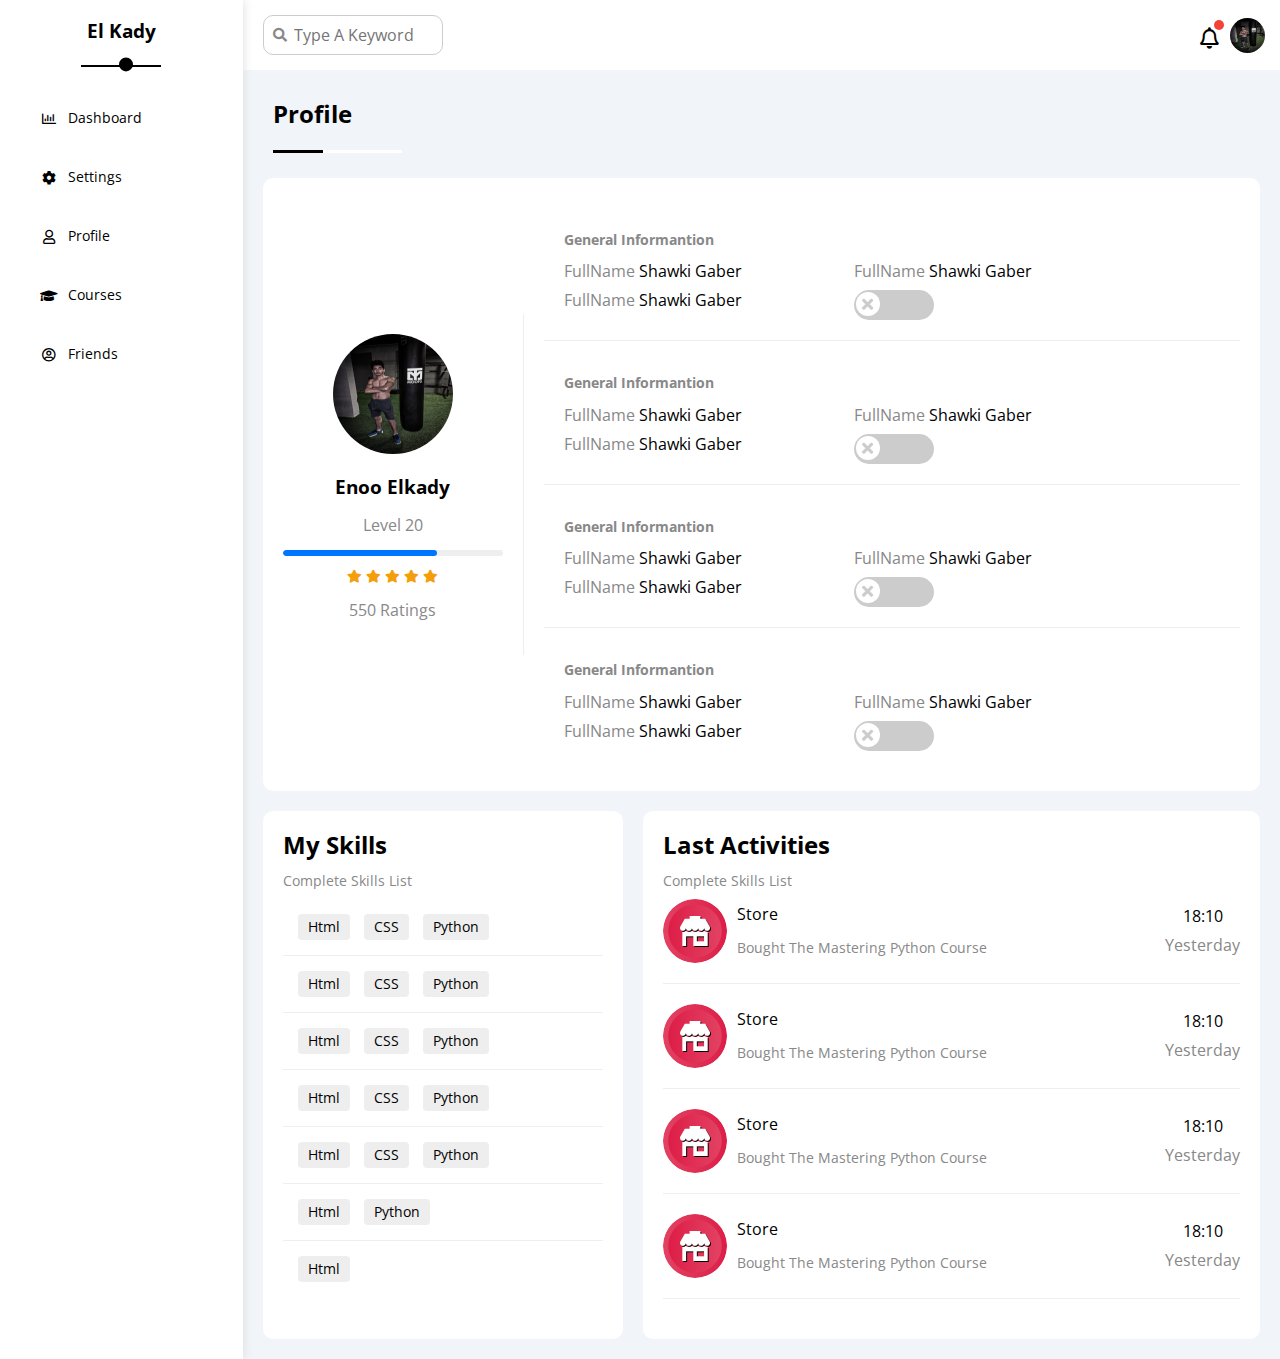
<file: profile.html>
<!DOCTYPE html>
<html lang="en">
<head>
    <meta charset="UTF-8">
    <meta http-equiv="X-UA-Compatible" content="IE=edge">
    <meta name="viewport" content="width=device-width, initial-scale=1.0">
    <link rel="stylesheet" href="normalize.css">   
    <link rel="preconnect" href="https://fonts.googleapis.com" />
    <link rel="preconnect" href="https://fonts.gstatic.com" crossorigin />
    <link href="https://fonts.googleapis.com/css2?family=Open+Sans:wght@300;500&#038;display=swap" rel="stylesheet" /> 
    <link rel="stylesheet" href="all.min.css">   
    <link rel="stylesheet" href="all.min1.css">  
    <link rel="stylesheet" href="master.css">  
    <link rel="stylesheet" href="framework.css">                  
    <title>My Dashbboard</title>
</head>
<body>
    <div class="page d-flex">
        <div class="sidebar bg-white p-20 relative">
            <h3 class="txt-c relative mt-0">El Kady</h3>
            <ul class="p-0 list-none">
                <li>
                    <a href="index.html" class="active d-flex rad-6 txt-black align-c fs-14 p-10">
                        <i class="fa-regular fa-chart-bar fa-fw p-10"></i>
                        <span>Dashboard</span>
                    </a>
                </li>
                <li>
                    <a href="settings.html" class="active d-flex rad-6 txt-black align-c fs-14 p-10">
                        <i class="fa-solid fa-gear fa-fw p-10"></i>
                        <span>Settings</span>
                    </a>
                </li>
                <li>
                    <a href="profile.html" class="active d-flex rad-6 txt-black align-c fs-14 p-10">
                        <i class="fa-regular fa-user fa-fw p-10"></i>
                        <span>Profile</span>
                    </a>
                </li>
               
                <li>
                    <a href="coureses.html" class="active d-flex rad-6 txt-black align-c fs-14 p-10">
                        <i class="fa-solid fa-graduation-cap fa-fw p-10"></i>
                        <span>Courses</span>
                    </a>
                </li>
                <li>
                    <a href="friends.html" class="active d-flex rad-6 txt-black align-c fs-14 p-10">
                        <i class="fa-regular fa-circle-user fa-fw p-10"></i>
                        <span>Friends</span>
                    </a>
                </li>
               
                </ul>
            </ul>
        </div>
        <div class="content w-full">
            <div class="head bg-white flex-between p-15">
                <div class="search relative">
                    <input type="search" class="p-10 no-outline" placeholder="Type A Keyword">
                </div>
                <div class="icons d-flex align-c">
                    <span class="notifications relative">
                        <i class="fa-regular fa-bell fa-lg"></i>
                    </span>
                    <img src="my_photo.jpg" alt="avatar1">
                </div>
            </div>
            <h2 class="add p-10 relative" >Profile</h2>
            <div class="Profile m-20 ">
                <div class="overview bg-white rad-10 d-flex ">
                    <div class="avatar-box txt-c p-20">
                        <img src="my_photo.jpg" alt="avatar1">
                        <h3 class="">Enoo Elkady</h3>
                        <p class="f-grey">Level 20</p>
                        <div class="level rad-6 relative bg-eee">
                            <span class="" ></span>
                        </div>
                        <div class="rating mt-10 mb-10">
                            <i class="fa-solid fa-star c-orange fs-13"></i>
                            <i class="fa-solid fa-star c-orange fs-13"></i>
                            <i class="fa-solid fa-star c-orange fs-13"></i>
                            <i class="fa-solid fa-star c-orange fs-13"></i>
                            <i class="fa-solid fa-star c-orange fs-13"></i>
                        </div>
                        <p class="f-grey">550 Ratings</p>
                    </div>
                    <div class="info-box m-20 w-full">
                        <div class="box p-20">
                            <h3 class="w-full f-grey fs-14">General Informantion</h3>
                            <div class="info-row mb-10">
                                <span class="f-grey">FullName</span>
                                <span class="">Shawki Gaber</span>
                            </div>
                            <div class="info-row mb-10">
                                <span class="f-grey">FullName</span>
                                <span class="">Shawki Gaber</span>
                            </div>
                            <div class="info-row mb-10">
                                <span class="f-grey">FullName</span>
                                <span class="">Shawki Gaber</span>
                            </div>
                            <div>
                                <label>
                                        <input class="toggle-checkbox" type="checkbox" name="" id="">
                                        <div class="toggle-switch"></div>
                                </label>
                            </div>   
                        </div>
                        <div class="box p-20">
                            <h3 class="w-full f-grey fs-14">General Informantion</h3>
                            <div class="info-row mb-10">
                                <span class="f-grey">FullName</span>
                                <span class="">Shawki Gaber</span>
                            </div>
                            <div class="info-row mb-10">
                                <span class="f-grey">FullName</span>
                                <span class="">Shawki Gaber</span>
                            </div>
                            <div class="info-row mb-10">
                                <span class="f-grey">FullName</span>
                                <span class="">Shawki Gaber</span>
                            </div>
                            <div>
                                <label>
                                        <input class="toggle-checkbox" type="checkbox" name="" id="">
                                        <div class="toggle-switch"></div>
                                </label>
                            </div>   
                        </div>
                        <div class="box p-20">
                            <h3 class="w-full f-grey fs-14">General Informantion</h3>
                            <div class="info-row mb-10">
                                <span class="f-grey">FullName</span>
                                <span class="">Shawki Gaber</span>
                            </div>
                            <div class="info-row mb-10">
                                <span class="f-grey">FullName</span>
                                <span class="">Shawki Gaber</span>
                            </div>
                            <div class="info-row mb-10">
                                <span class="f-grey">FullName</span>
                                <span class="">Shawki Gaber</span>
                            </div>
                            <div>
                                <label>
                                        <input class="toggle-checkbox" type="checkbox" name="" id="">
                                        <div class="toggle-switch"></div>
                                </label>
                            </div>   
                        </div>
                        <div class="box p-20 b-none">
                            <h3 class="w-full f-grey fs-14">General Informantion</h3>
                            <div class="info-row mb-10">
                                <span class="f-grey">FullName</span>
                                <span class="">Shawki Gaber</span>
                            </div>
                            <div class="info-row mb-10">
                                <span class="f-grey">FullName</span>
                                <span class="">Shawki Gaber</span>
                            </div>
                            <div class="info-row mb-10">
                                <span class="f-grey">FullName</span>
                                <span class="">Shawki Gaber</span>
                            </div>
                            <div>
                                <label>
                                        <input class="toggle-checkbox" type="checkbox" name="" id="">
                                        <div class="toggle-switch"></div>
                                </label>
                            </div>   
                        </div>
                    </div>
                </div>
                <div class="other-data d-flex gap20">
                    <div class="skills p-20 bg-white mt-20 rad-10">
                        <h2 class="mt-0 mb-10">My Skills</h2>
                        <p class="f-grey fs-14 mb-10">Complete Skills List</p>
                        <ul class="m-0">
                            <li>
                                <span>Html</span>
                                <span>CSS</span>
                                <span>Python</span>
                            </li>
                            <li>
                                <span>Html</span>
                                <span>CSS</span>
                                <span>Python</span>
                            </li>
                            <li>
                                <span>Html</span>
                                <span>CSS</span>
                                <span>Python</span>
                            </li>
                            <li>
                                <span>Html</span>
                                <span>CSS</span>
                                <span>Python</span>
                            </li>
                            <li>
                                <span>Html</span>
                                <span>CSS</span>
                                <span>Python</span>
                            </li>
                            <li>
                                <span>Html</span>
                                <span>Python</span>
                            </li>
                            <li>
                                <span>Html</span>
                            </li>
                        </ul>
                    </div>
                    <div class="last-act p-20 bg-white mt-20 rad-10">
                        <h2 class="mt-0 mb-10">Last Activities</h2>
                        <p class="f-grey fs-14 mb-10">Complete Skills List</p>
                        <div class="act-row d-flex">
                            <img src="activity-01.png" alt="" class="">
                            <div class="info">
                                <span class="d-block mb-15">Store</span>
                                <span class="f-grey fs-14">Bought The Mastering Python Course</span>
                            </div>
                            <div class="time">
                                <span class="d-block mb-10">18:10</span>
                                <span class="f-grey">Yesterday</span>
                            </div>
                        </div>
                        <div class="act-row d-flex">
                            <img src="activity-01.png" alt="" class="">
                            <div class="info">
                                <span class="d-block mb-15">Store</span>
                                <span class="f-grey fs-14">Bought The Mastering Python Course</span>
                            </div>
                            <div class="time">
                                <span class="d-block mb-10">18:10</span>
                                <span class="f-grey">Yesterday</span>
                            </div>
                        </div>
                        <div class="act-row d-flex">
                            <img src="activity-01.png" alt="" class="">
                            <div class="info">
                                <span class="d-block mb-15">Store</span>
                                <span class="f-grey fs-14">Bought The Mastering Python Course</span>
                            </div>
                            <div class="time">
                                <span class="d-block mb-10">18:10</span>
                                <span class="f-grey">Yesterday</span>
                            </div>
                        </div>
                        <div class="act-row d-flex">
                            <img src="activity-01.png" alt="" class="">
                            <div class="info">
                                <span class="d-block mb-15">Store</span>
                                <span class="f-grey fs-14">Bought The Mastering Python Course</span>
                            </div>
                            <div class="time">
                                <span class="d-block mb-10">18:10</span>
                                <span class="f-grey">Yesterday</span>
                            </div>
                        </div>
                    </div>
                </div>

            </div>
        </div>
    </div>
</body>
</html>
</file>
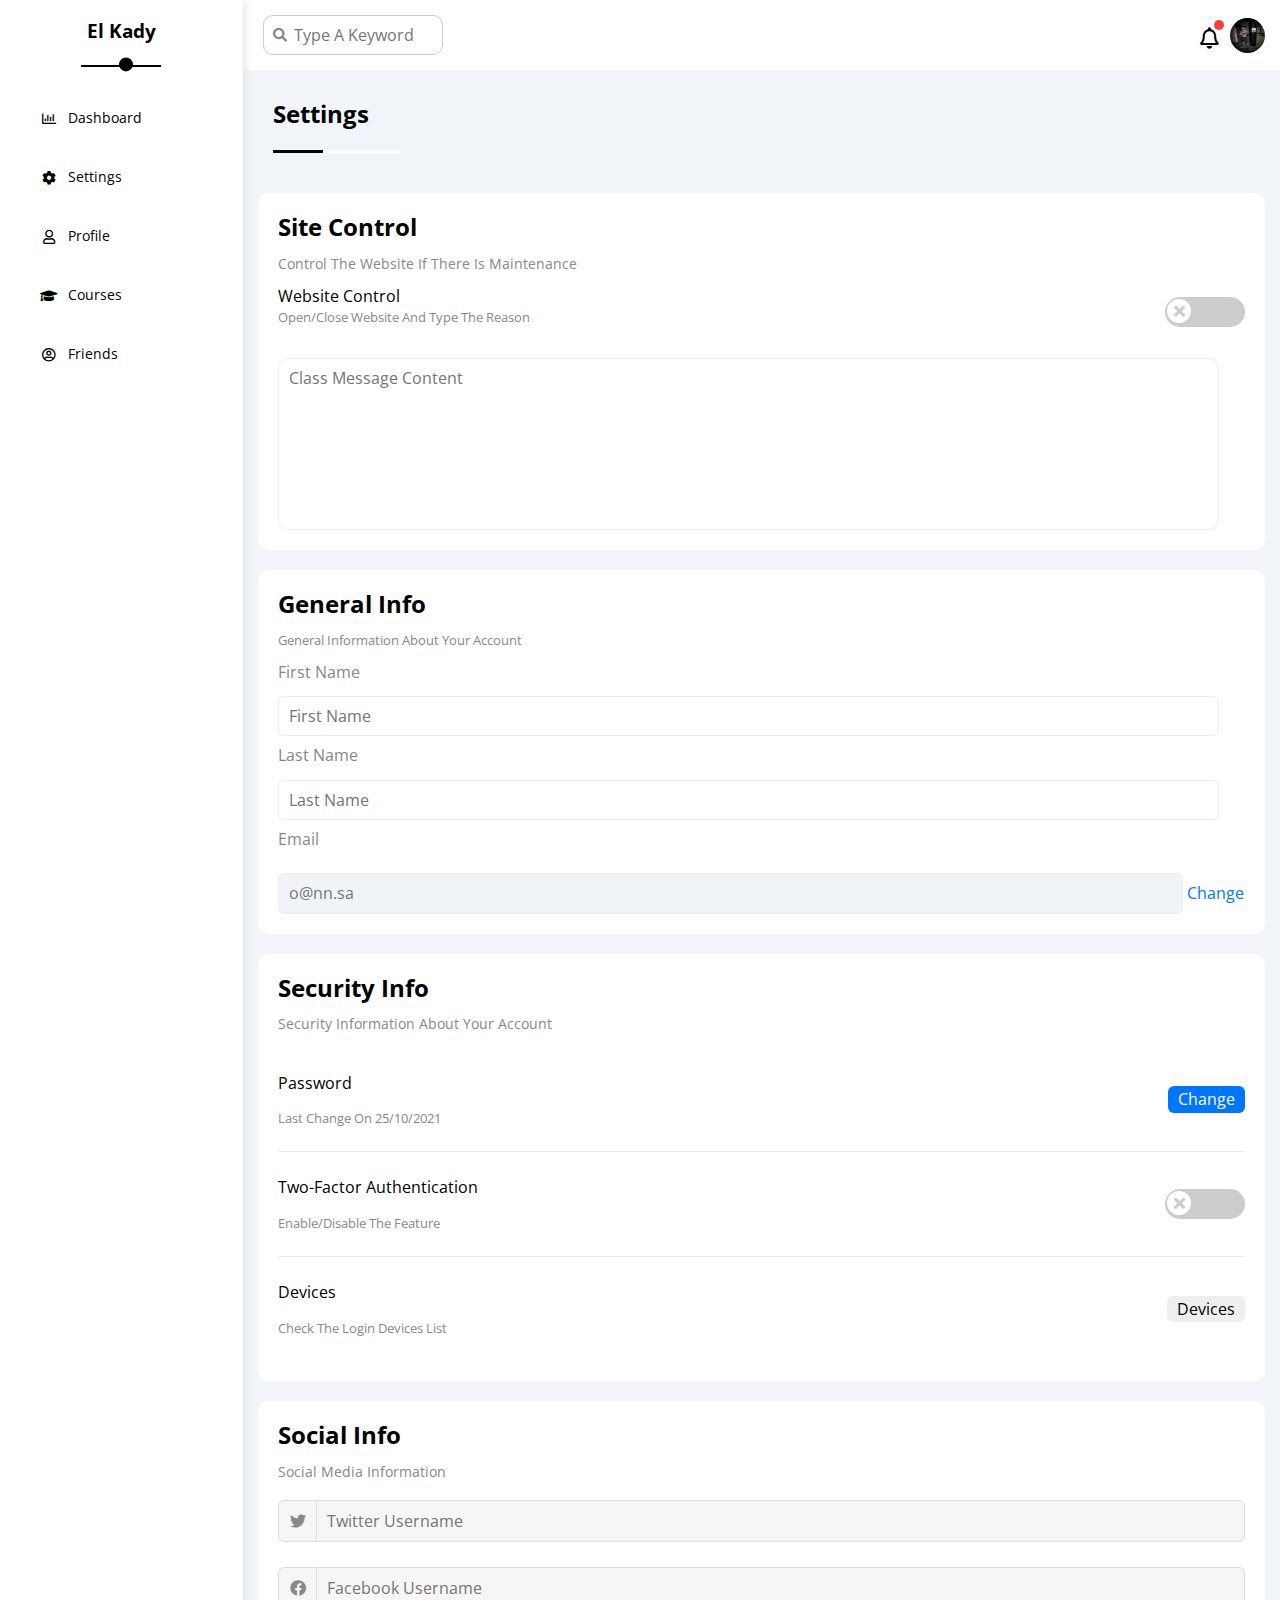
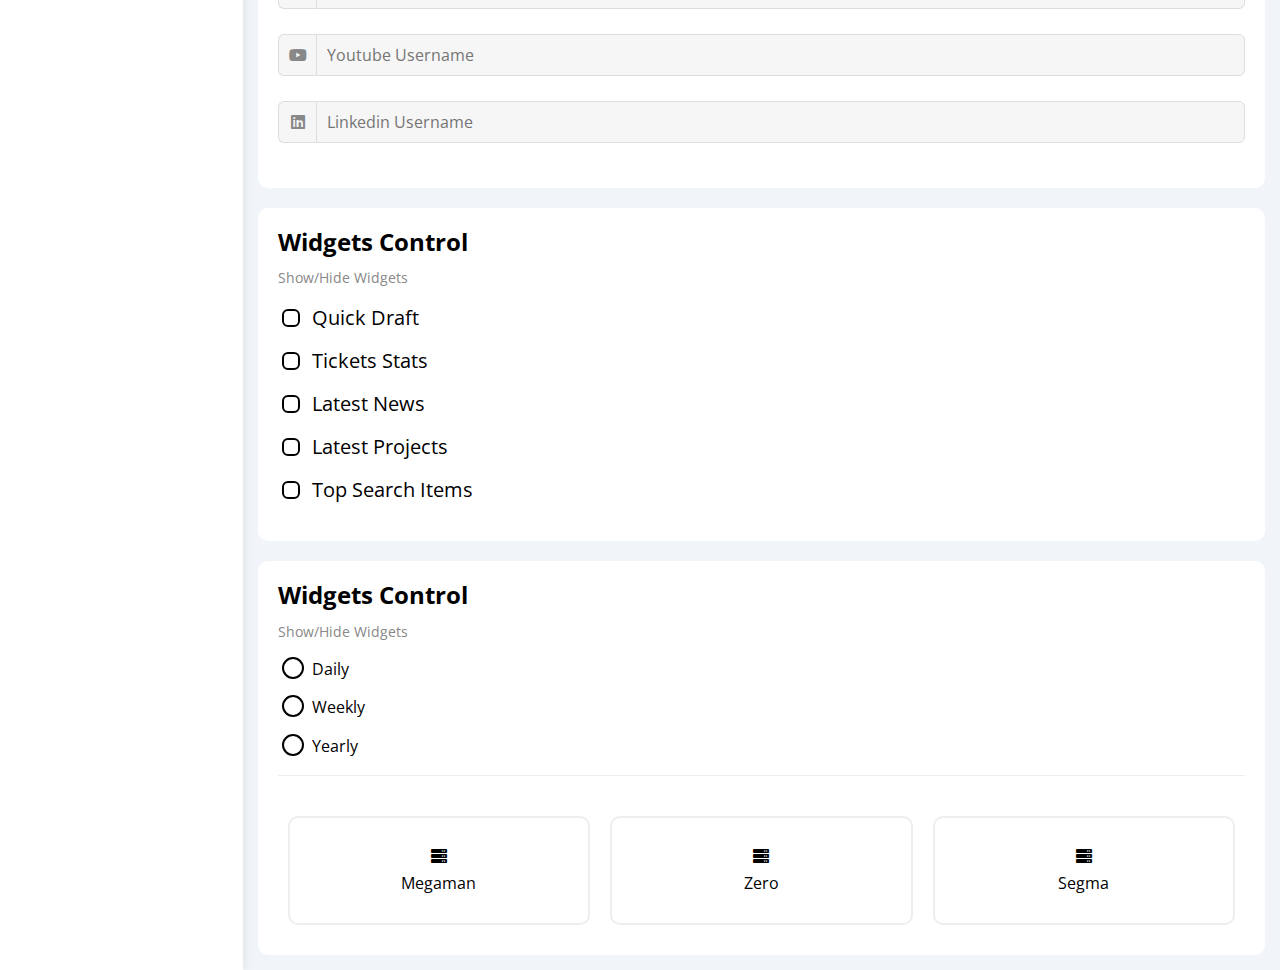
<file: settings.html>
<!DOCTYPE html>
<html lang="en">
<head>
    <meta charset="UTF-8">
    <meta http-equiv="X-UA-Compatible" content="IE=edge">
    <meta name="viewport" content="width=device-width, initial-scale=1.0">
    <link rel="stylesheet" href="normalize.css">   
    <link rel="preconnect" href="https://fonts.googleapis.com" />
    <link rel="preconnect" href="https://fonts.gstatic.com" crossorigin />
    <link href="https://fonts.googleapis.com/css2?family=Open+Sans:wght@300;500&#038;display=swap" rel="stylesheet" /> 
    <link rel="stylesheet" href="all.min.css">   
    <link rel="stylesheet" href="all.min1.css">  
    <link rel="stylesheet" href="master.css">  
    <link rel="stylesheet" href="framework.css">                  
    <title>My Dashbboard</title>
</head>
<body>
    <div class="page d-flex">
        <div class="sidebar bg-white p-20 relative">
            <h3 class="txt-c relative mt-0">El Kady</h3>
            <ul class="p-0 list-none">
                <li>
                    <a href="index.html" class="active d-flex rad-6 txt-black align-c fs-14 p-10">
                        <i class="fa-regular fa-chart-bar fa-fw p-10"></i>
                        <span>Dashboard</span>
                    </a>
                </li>
                <li>
                    <a href="settings.html" class="active d-flex rad-6 txt-black align-c fs-14 p-10">
                        <i class="fa-solid fa-gear fa-fw p-10"></i>
                        <span>Settings</span>
                    </a>
                </li>
                <li>
                    <a href="profile.html" class="active d-flex rad-6 txt-black align-c fs-14 p-10">
                        <i class="fa-regular fa-user fa-fw p-10"></i>
                        <span>Profile</span>
                    </a>
                </li>
                
                <li>
                    <a href="coureses.html" class="active d-flex rad-6 txt-black align-c fs-14 p-10">
                        <i class="fa-solid fa-graduation-cap fa-fw p-10"></i>
                        <span>Courses</span>
                    </a>
                </li>
                <li>
                    <a href="friends.html" class="active d-flex rad-6 txt-black align-c fs-14 p-10">
                        <i class="fa-regular fa-circle-user fa-fw p-10"></i>
                        <span>Friends</span>
                    </a>
                </li>
                
                </ul>
            </ul>
        </div>
        <div class="content w-full">
            <div class="head bg-white flex-between p-15">
                <div class="search relative">
                    <input type="search" class="p-10 no-outline" placeholder="Type A Keyword">
                </div>
                <div class="icons d-flex align-c">
                    <span class="notifications relative">
                        <i class="fa-regular fa-bell fa-lg"></i>
                    </span>
                    <img src="my_photo.jpg" alt="avatar1">
                </div>
            </div>
            <h2 class="add p-10 relative" >Settings</h2>
            <div class="settings p-15 d-grid gap20 ">
                <div class="rad-10 p-20 bg-white">
                    <h2 class="mt-0 mb-15 ">Site Control</h2>
                    <p class="fs-14 mt-0 mb-15 f-grey">Control The Website If There Is Maintenance</p>
                    <div class="flex-between">
                        <div class="textc">
                            <span >Website Control</span>
                            <p class="f-grey fs-13 mt-5">Open/Close Website And Type The Reason  </p>
                        </div>
                        <div >
                            <label>
                            <input class="toggle-checkbox" type="checkbox" >
                            <div class="toggle-switch"></div>
                            </label>
                        </div>
                    </div>
                    <textarea class='rad-10 mt-20 d-block p-10'placeholder="Class Message Content  "></textarea>
                </div>
                <div class="rad-10 p-20 bg-white">
                    <h2 class="mt-0 mb-15 ">General Info</h2>
                    <p class="f-grey fs-13 mb-15">General Information About Your Account</p>
                    <div class="info-role ">
                        <label class="mb-15 f-grey f-14 d-block" for="first">First Name</label>
                        <input type="text" class="d-block  rad-6 p-10 mt-15" placeholder="First Name" id="first">
                    </div>
                    <div class="info-role mb-10 ">
                        <label class="mb-15 f-grey f-14 d-block mt-10" for="first">Last Name</label>
                        <input type="text" class="d-block  rad-6 p-10 mt-10" placeholder="Last Name" id="first">
                    </div>
                    <div class="info-role  ">
                        <label class="mb-15 f-grey f-14 d-block mt-10 d-block" for="first">Email</label>
                        <input type="email" class="e-mail d-block rad-6 p-10 mt-10" placeholder="o@nn.sa" id="first" disabled>
                        <a href="#" class="">Change</a>
                    </div>
                </div>
                <div class="rad-10 p-20 bg-white">
                    <h2 class="mt-0 mb-15 ">Security Info</h2>
                    <p class="fs-14 mt-0 mb-15 f-grey">Security Information About Your Account</p>
                    <div class="security-row flex-between">
                        <div class="sec-row mt-10 mb-25">
                            <p class="">Password</p>
                            <span class="fs-13 f-grey mt-5 mb-25">Last Change On 25/10/2021</span>
                        </div>
                        <a href="" class=" btn-shape b">Change</a>
                    </div>
                    <div class="security-row flex-between">
                        <div class="sec-row mt-10 mb-25">
                            <p class="">Two-Factor Authentication</p>
                            <span class="fs-13 f-grey mt-5 mb-25">Enable/Disable The Feature</span>
                        </div>
                        <div>
                            <label>
                                    <input class="toggle-checkbox" type="checkbox" name="" id="">
                                    <div class="toggle-switch"></div>
                            </label>
                        </div>   
                    </div>
                    <div class="security-row flex-between">
                        <div class="sec-row mt-10 mb-25">
                            <p class="">Devices</p>
                            <span class="fs-13 f-grey mt-5 mb-25">Check The Login Devices List</span>
                        </div>
                        <a href="" class=" btn-shape n">Devices</a>
                    </div>
                </div>
                <div class=" social-boxes  rad-10 p-20 bg-white">
                    <h2 class="mt-0 mb-15 ">Social Info</h2>
                    <p class="fs-14 mt-0 mb-20 f-grey">Social Media Information</p>
                    <div class="social-row d-flex mb-25">
                            <i class="fa-brands fa-twitter flex-center f-grey"></i>
                            <input class="w-full" type="text" placeholder="Twitter Username">
                    </div>
                    <div class="social-row d-flex mb-25">
                        <i class="fa-brands fa-facebook flex-center f-grey"></i>
                        <input class="w-full" type="text" placeholder="Facebook Username">
                </div>
                    <div class="social-row d-flex mb-25">
                    <i class="fa-brands fa-youtube flex-center f-grey"></i>
                    <input class="w-full" type="text" placeholder="Youtube Username">
                    </div>
                    <div class="social-row d-flex mb-25">
                        <i class="fa-brands fa-linkedin flex-center f-grey"></i>
                        <input class="w-full" type="text" placeholder="Linkedin Username">
                    </div>
                    

                </div>
                <div class="control  rad-10 p-20 bg-white">
                    <h2 class="mt-0 mb-15 ">Widgets Control</h2>
                    <p class="fs-14 mt-0 mb-20 f-grey">Show/Hide Widgets</p>
                    <div class="control-row mt-15 mb-20">
                        <input type="checkbox"  id="one">
                        <label class="relative" for="one">Quick Draft</label>
                    </div>
                    <div class="control-row mt-15 mb-20">
                        <input type="checkbox"  id="two">
                        <label class="relative" for="two">Tickets Stats</label>
                    </div>
                    <div class="control-row mt-15 mb-20">
                        <input type="checkbox"  id="three">
                        <label class="relative" for="three">Latest News</label>
                    </div>
                    <div class="control-row mt-15 mb-20">
                        <input type="checkbox"  id="four">
                        <label class="relative" for="four">Latest Projects</label>
                    </div>
                    <div class="control-row mt-15 mb-20">
                        <input type="checkbox"  id="five">
                        <label class="relative" for="five">Top Search Items</label>
                    </div>
                </div>
                <div class="backup  rad-10 p-20 bg-white">
                    <h2 class="mt-0 mb-15 ">Widgets Control</h2>
                    <p class="fs-14 mt-0 mb-20 f-grey">Show/Hide Widgets</p>
                    <div class="time-row mt-15 mb-20">
                        <input type="radio" name="time"  id="daily">
                        <label class="relative" for="daily">Daily</label>
                    </div>
                    <div class="time-row mt-15 mb-20">
                        <input type="radio" name="time"  id="weekly">
                        <label class="relative" for="weekly">Weekly</label>
                    </div>
                    <div class="time-row mt-15 mb-20">
                        <input type="radio" name="time"  id="yearly">
                        <label class="relative" for="yearly">Yearly</label>
                    </div>
                    <div class="servers d-flex flex-center txt-c">
                        <input type="radio" name="serv" id="srvone">
                        <div class="  server rad-10 w-full">
                            <label for="srvone"class="d-block m-15">
                                <i class="fa-solid fa-server d-block mb-10"></i>
                                Megaman
                            </label>
                        </div>
                        <input type="radio" name="serv" id="srvtwo">
                        <div class=" server rad-10 w-full">
                            <label for="srvtwo" class="d-block m-15">
                                <i class="fa-solid fa-server d-block mb-10"></i>
                                Zero
                            </label>
                        </div>
                        <input type="radio" name="serv" id="srvthree">
                        <div class=" server rad-10 w-full" class="d-block m-15">
                            <label for="srvthree" class="d-block m-15">
                                <i class="fa-solid fa-server d-block mb-10"></i>
                                Segma
                            </label>
                        </div>
                    </div>
                </div>
            </div>
        </div>
    </div>
</body>
</html>


















<!--  
    <div>
        <label>
                <input class="toggle-checkbox" type="checkbox" name="" id="">
                <div class="toggle-switch"></div>
        </label>
    </div>   
-->
</file>
<file: master.css>
body{
    font-family:"Open Sans" , sans-serif;
    margin: 0;
}
:root {
    --blue-color: #0075ff;
    --blue-alt-color: #0d69d5;
    --orange-color: #f59e0b;
    --green-color: #22c55e;
    --red-color: #f44336;
    --grey-color: #888;
  }
  *{
    list-style: none;
  }
  a{
    text-decoration: none;
  }
/*:focus{
    outline: none;
}*/
.page{
    min-height: 100vh;
    background-color: #F1F5F9;
}
::-webkit-scrollbar{
    width: 5px;
}
::-webkit-scrollbar-track{
    background-color: #ccc;
}
::-webkit-scrollbar-thumb{
    background-color: #0075ff;
}
::-webkit-scrollbar-thumb:hover{
    background-color: #0d69d5;
}
.sidebar{
width: 250px;
box-shadow: 0 0 10px #ddd;
text-align: center;
}
/*side bar*/
.sidebar h3{
margin-bottom:50px
}
.sidebar h3::after,
.sidebar h3::before{
    content: "";
    position: absolute;
    background-color: black;
    transform: translateX(-50%);
    left: 50%;
}
.sidebar h3::after{
    width: 80px;
    height: 2px;
    bottom: -25px;
}
.sidebar h3::before{
    width: 14px;
    height: 14px;
    border-radius: 50%;
    transform: translateY(-10%);
    top: 160%;
    border: 6px solid white;
    bottom: -50px;
    left: 46%;
}
.sidebar ul li a{
margin-bottom: 5px;
}
.sidebar ul li a:hover
{
    background-color: #f6f6f6;
}
/********************/

.search::before{
   
        font-family: var(--fa-style-family-classic);
        content: "\f002";
        font-weight: 900;
        position: absolute;
        left: 15px;
        top: 50%;
        transform: translateY(-50%);
        font-size: 14px;
        color: var(--grey-color);
}
.search input{
    border: 1px solid #ccc;
    border-radius: 10px;
    width: 180px;
    padding-left: 30px;
    margin-left: 5px;
    transition: width 0.3s;
}
.search input:focus{
    width: 250px;
}
.search input:focus::placeholder{
opacity: 0;}
.icons .notifications{
    width: 30px;
    height: 30px;
}
.icons .notifications  i{
    margin-top: 10px;
    transition: 0.3 rotate;
}
.icons .notifications  i:hover{
    transform: rotate(45deg);
}
.icons .notifications::before{
    content: "";
    position: absolute;
    background-color: rgb(244, 67, 54);
    width: 10px;
    height: 10px;
    border-radius: 50%;
    right: 6px;
}
.icons img{
    width: 35px;
    height: 35px;
    border-radius: 50%;
}
.icons img:hover{
    outline: dashed;
}
/**********************/
.page .content .add{
    margin: 20px 20px 40px;
}
.page .content .add::before,
.page .content .add::after{
    content: "";
    position: absolute;
    left: 10px;
    top: 60px;
    height: 3px;
}
.page .content .add::before{
    width: 129px;
    background-color: white;
}
.page .content .add::after{
    width:50px;
    background-color: black;
    transition: 1s width linear;
}
.page .content .add:hover::after{
    width: 130px;
}
.wrapper{
    grid-template-columns: repeat(auto-fill,minmax(450px,1fr));
   margin: 20px;
}
.intro{
    overflow: hidden;
   
}
.intro .text p{
    color: var(--grey-color);
}
.intro img{
    width: 200px;
    margin-bottom: -10px;
}
.Welcome .info{
    border-bottom: 1px solid #eee;
    border-top: 1px solid #eee;
    flex: 1;
} 
.Welcome a{
    background-color: #0d69d5;
    color: white;
    text-decoration: none;
    width: fit-content;
    margin: 0 15px 15px auto;
}
.quick .text{
    width: 98%;
}

.quick textarea{
    resize: none;
    min-height: 180px;
    padding: 5px;
}
.quick .save{
    background-color: #0075ff;
    text-decoration: none;
    color: white;
    margin: 5px 15px 15px auto;
}
.quick .save:hover{
    background-color: #0d69d5;
}
.targets .icon{
    width: 80px;
    height: 80px;
    color: var(--blue-color);
}
.targets .details{
    flex: 1;
}
.details .progress{
    height: 4px;
    background-color: rgb(0 117 255 / 20%)
}
.details .progress > span{
    position: absolute;
    top: 0;
    left: 0;
    height: 100%;
}
.details .progress >span span{
    bottom: 16px;
    position: absolute;
    right: -15px;
    background-color: #0075ff;
    color: white;
    padding: 5px 5px;
}
.details .progress >span span::after{
    content: "";
    border-style: solid;
    border-width: 5px;
    position: absolute;
    border-color: transparent;
    border-top-color: var(--blue-color);
    bottom: -11px;
    left: 50%;
    transform: translateX(-50%);

}
.target-row .orange{
    background-color: rgb(245 158 11 / 20%);
}
.target-row .orange i{
    color: #f59e0b;
}
.progress .orange{
    background-color: #f59e0b;
}
.third-row .contacti{
width: 80px;
height: 80px;
}
.third-row .contacti i{
    color: #22c55e;
}
.third-row .cont-details{
    flex: 1;
}
.third-row .cont-details .prog{
    height: 4px;
}
.third-row .cont-details .prog > span{
    background-color:#22c55e;
    height: 4px;
    position: absolute;
    
}.third-row .cont-details .prog > span span{
    right: -15px;
    bottom: 16px;
    position: absolute;
    background-color: #0075ff;
    padding: 5px;
    color: white;
    
}.third-row .cont-details .prog >span span::after{
    content: "";
    position: absolute;
    border-width: 5px;
    border-color: transparent;
    border-top-color:var(--blue-color) ;
    left: 50%;
    transform: translateX(-50%);
    bottom: -11px;
    border-style: solid;

}
.tickets .box{
    width: calc(50% - 53px);
}

.latest-News .row-news img{
    width: 100px;
    height: 85px;
}
.latest-News .row-news .info{
    flex-grow: 1;
}
.latest-task .task-row .task-info{
    flex-grow: 1;
}
.latest-task  :nth-child(5){
    text-decoration: line-through;
    opacity: 0.3;
}
.latest-task .task-row i{
    transform: translateY(30%);
    transition: 0.3s;
}
.latest-task .task-row i:hover{
color: #f44336;
}
.last-project ul::before{
    content: '';
    position: absolute;
    height: 100%;
    width: 2px;
    background-color: #0d69d5;
    margin-right: 20px;
    left: 11px;
}
.last-project ul li::before{
    content: '';
    width: 20px;
    height: 20px;
    border-radius: 50%;
    position: absolute;
    background-color: white;
    left: 2px;
    border: 1px solid white;
    outline:2px solid var(--blue-color);
}
.last-project ul li.done::before{
    content: '';
    width: 20px;
    height: 20px;
    border-radius: 50%;
    position: absolute;
    background-color: var(--blue-color);
    left: 2px;

}
.last-project ul li.current::before{
    animation: background-change 0.3s  infinite alternate ;
}
.last-project img{
    position: absolute;
    bottom: 0;
    right: 0;
    opacity: 0.1;
    animation: launch 8s infinite linear alternate ;
}
.last-project img:hover{
    opacity: 0.8;
}
.reminders .row-reminder .key{
    display: block;
    width: 15px;
    height: 15px;
    border-radius: 50%;
    margin-right: 15px;
}

.latest-post .profile img{
    width: 45px;
    height: 45px;
    border-radius: 50%;
}
.latest-post .post{
    text-transform: capitalize;
    line-height: 1.8;
    min-height: 100px;
    border-top: 1px solid #eee;
    border-bottom: 1px solid #eee;

}
.likes i:hover{
    color: red;
}
.comments i:hover{
    color: var(--blue-alt-color);
}
.socialmedia .box{
    padding-left: 70px;
}
.socialmedia .box i{
    position: absolute;
    left: 0;
    top: 0;
    width: 52px;
    transition: 0.3s;
}
.socialmedia .box i:hover{
    transform: rotate(3deg);
}
.table_responsive{
    overflow-x:auto ;
}
.table_responsive table{
    min-width: 1000px;
    border-spacing: 0;
}
.table_responsive table thead tr td{
    padding: 15px;
    font-size: 14px;
    font-weight: bold;
    background-color: #EEE;
}
.table_responsive table tbody tr td{
    border-bottom: 1px solid #eee;
    border-left: 1px solid #eee;
}
.table_responsive table tr:hover td{
background-color: #fafafa;
}
.table_responsive table tbody tr td{
    padding: 20px;
    font-size: 12px;

}
.table_responsive table tbody tr td img{
    width: 35px;
    height: 35px;
    border-radius: 50%;
    background-color: white;
}
.table_responsive table tbody tr td img:not(:first-child){
    margin-left: -20px;

}

.socialmedia .twitter i,
.socialmedia .twitter a{
    background-color: #1da1f2 ;
    text-decoration: none;
}
.socialmedia .facebook i,
.socialmedia .facebook a{
    background-color: #1877f2;
    text-decoration: none;
}
.socialmedia .youtube i,
.socialmedia .youtube a{
    background-color: #ff0000;
    text-decoration: none;
}
.socialmedia .linkedin i,
.socialmedia .linkedin a{
    background-color: #0077b5;
    text-decoration: none;
}
.twitter{
    background-color: rgb(29 161 242 / 20%);
    color:#1da1f2 ;
}
.facebook{
    background-color: rgb(24 119 242 / 20%);
    color: #1877f2;
}
.youtube{
    background-color: rgb(255 0 0 / 20%);
    color: #ff0000;
}
.linkedin{
    background-color: rgb(0 119 181 / 20%);
    color: #0077b5;
}


.blue {
  background-color: rgb(0 117 255 / 20%);
}
.orange{
    background-color: rgb(245 158 11 / 20%);
}
.green{
    background-color: rgb(34 197 94 / 20%);
}
.left-blue{
    border-left: 3px solid var(--blue-color);
  }
  .left-orange{
    border-left: 3px solid var(--orange-color);
  }
  .left-green{
    border-left: 3px solid var(--green-color);
  }
  .left-red{
    border-left: 3px solid var(--red-color);
  }
  .o{
    background-color: var(--orange-color);
    color: white;
  }
  .g{
    background-color: var(--green-color);
    color: white;
  }
  .b{
    background-color: var(--blue-color);
    color: white;
  }
  .r{
    background-color: var(--red-color);
    color: white;
  }
  .n{
    background-color: #eee;
    color: black;
  }
  /*toogle*/
.toggle-checkbox{
    appearance: none;
    display: none;
}
.toggle-switch{
width: 80px;
position: relative;
height: 30px;
background-color: #ccc;
border-radius: 32px;
transition: 0.3s;
}
.toggle-switch::before{
    font-family: var(--fa-style-family-classic);
    content: "\f00d";
    font-weight: 900;
    position: absolute;
    color: #ccc;
    width: 24px;
    height: 24px;
    border-radius: 50%;
    display: flex;
    justify-content: center;
    align-items: center;
    background-color: white;
    top: 2px;
    left: 2px;
    transition: 0.3s;
    }
.toggle-checkbox:checked + .toggle-switch{
    background-color: #0075ff;
}
.toggle-checkbox:checked + .toggle-switch::before{
    content: "\f00c";
    left: 50px;
    color: var(--blue-color);
}

/*Animatio*/
@keyframes background-change {
    from{
        background-color: white;
    }
    to{
        background-color: var(--blue-color);
    }
    
}
@keyframes launch {
    0%{
        bottom: 0px;
    }
    75%{
        bottom: 43%;
    }
    100%{
        bottom: 0%;
    }
    
}
/****************************/
.settings{
    grid-template-columns: repeat(auto-fill,minmax(500px,1fr));
}
.settings textarea{
    outline: none;
    border: 1px solid #eee;
    resize: none;
    width: 95%;
    min-height: 150px;
}
.info-role input{
    outline: none;
    border: 1px solid #eee;
    width: 95%;
}
.settings :disabled{
    cursor: no-drop;
    background-color: #f0f4f8;
    color: #bbb;
}
.settings .e-mail{
    display: inline-flex;
    width: calc(100% - 84px);
}
.settings .info-role a{
    text-decoration: none;
    color: #0075ff;
}
.security-row:not(:last-child){
    border-bottom: 1px solid #eee;
}
.social-row input{
    outline: none;
    padding-left: 10px;
    border: 1px solid #ddd;
    border-radius: 0 6px 6px 0;
    background-color: #f6f6f6;
    height: 38px;
}
.social-row i{
    width: 40px;
    height: 40px;
    background-color: #f6f6f6;
    border: 1px solid;
    border-right: none;
    border-color: #ddd;
    border-radius: 6px 0 0  6px;
    transition: 0.3s;
}
.social-row:focus-within i{
    color: black;
}
.control .control-row label{
    cursor: pointer;
    padding-left: 30px;
    font-size: 20px;
}
.control .control-row label::before{
    position: absolute;
    content: '';
    border: 2px solid black;
    width: 14px;
    left: 0;
    height: 14px;
    top: 50%;
    margin-top: -9px;
    border-radius: 6px;
}
.control .control-row label:hover::before{
    border-color: #0075ff;
}
.control .control-row label::after{
    font-family: var(--fa-style-family-classic);
    content: "\f00c";
    font-weight: 900;
    background-color: var(--blue-color);
    color: white;
    position: absolute;
    left: 0;
    font-size: 12px;
    display: flex;
    justify-content: center;
    align-items: center;
    width: 18px;
    height: 18px;
    top: 50%;
    margin-top: -9px;
    transform: scale(0) rotate(360deg);
    transition: 0.3s;
    border-radius: 6px;
}
.control .control-row input[type='checkbox']:checked + label::after{
    transform: scale(1);
}
.settings input{
    appearance: none;
}
.time-row label{
    padding-left: 30px;
    cursor: pointer;
}
.time-row label::before{
    content: '';
    position: absolute;
    width: 18px;
    height: 18px;
    border: 2px solid black;
    border-radius: 50%;
    left: 0;
    margin-top: -3px;
}
.time-row label::after{
    content: '';
    position: absolute;
    width: 12px;
    height: 12px;
    border: 2px solid var(--blue-color);
    background-color: var(--blue-color);
    border-radius: 50%;
    left: 3px;
    top: 50%;
    display: flex;
    margin-top: -9px;
    justify-content: center;
    align-items: center;
    transform: scale(0);
}
.time-row [type='radio']:checked + label::after{
    transform: scale(1);
}
.time-row [type='radio']:checked + label::before{
    border-color: var(--blue-color);
}
.servers{
    border-top: 1px solid #EEE;
    padding-top: 30px
}
.servers .server{
    border: 2px solid #eee;
    padding: 15px;
    margin: 10px;
    cursor: pointer;
}
.servers  input[type='radio']:checked + .server{
    border-color: #0075ff;
}
/**********************/
/*start profile*/
.overview{
display: flex;
align-items: center;
}
.overview .avatar-box{
border-right: 1px solid #eee;
min-width: 220px;

}
.overview .avatar-box img{
    width: 120px;
    height: 120px;
    border-radius: 50%;
}
.overview .avatar-box .level{
    height: 6px;
    overflow: hidden;
}
.overview .avatar-box .level span{
    position: absolute;
    width: 70%;
    border-radius: 6px;
    background-color: #0075ff;
    height: 6px;
    top: 0;
    left: 0;
}
.info-box .box{
    display: flex;
    align-items: center;
    flex-wrap: wrap;
}
.info-box .box:not(:last-child){
    border-bottom: 1px solid #eee;
    
}
.info-box .box:hover{
    background-color: #f9f9f9;
}
.info-box .box > div{
    margin-right: 40px;
    min-width: 250px;
}
.other-data .skills{
    flex-grow: 1;
}
.other-data .skills ul{
padding: 0;
list-style: none;
}
.other-data .skills ul li{
    padding: 15px;
}
.other-data .skills ul li:not(:last-child)
{
    border-bottom: 1px solid #eee;
}
.other-data .skills ul li span{
    display: inline-flex;
    background-color: #eee;
    border-radius: 4px;
    padding: 5px 10px;
    font-size: 14px;
    margin-right: 10px;
}
.other-data .Lat-act{
    flex-grow: 2;
}
.last-act{
    flex-grow: 2;
}
.act-row{
    border-bottom: 1px solid #eee;
    padding-bottom: 20px;
    margin-bottom: 20px;
    align-items: center;
}
.act-row img{
    width: 64px;
    height: 64px;
    border-radius: 50%;
    margin-right: 10px;
}
.act-row .time{
    margin-left: auto;
    text-align: center;
}
/********************************/
.courses{
    grid-template-columns: repeat(auto-fill,minmax(300px,1fr))
}
.course{
    overflow: hidden;
}
.courses .cover{
    width: 100%;
}
.courses .pro{
    position: absolute;
    width: 65px;
    height: 65px;
    border-radius: 50%;
    top: 20px;
    left: 20px;
    border: 2px solid white;
}
.course p{
    line-height: 1.6;
}
.inform{
    position: relative;
    border-top: 1px solid #eee;
}
.title{
    position: absolute;
    top: -13px;
    left: 50%;
    transform: translateX(-50%);}
/*************FRIENDS************/
.friends{
    grid-template-columns: repeat(auto-fill,minmax(300px,1fr));
}
.friend .i i{
    padding: 10px;
    background-color: #eee;
    color: #666;
    border-radius: 50%;
    font-size: 13px;
    cursor: pointer;
    transition: 0.3s;
    
}
.friend img{
    height: 100px;
    width: 100px;
    border-radius: 50%;
    margin: 10px 0;
}
.friend .icons{
    border-top: 1px solid #eee;
    border-bottom: 1px solid #eee;
    padding: 10px 5px;
}
.friend .icons i{
    margin-right: 5px;
}
</file>
<file: framework.css>
:root {
    --blue-color: #0075ff;
    --blue-alt-color: #0d69d5;
    --orange-color: #f59e0b;
    --green-color: #22c55e;
    --red-color: #f44336;
    --grey-color: #888;
  }
/* Start box*/
.d-block{
    display: block;
}
.d-flex{
    display: flex;
}
.align-c{
    align-items: center;
}
.f-wrap{
    flex-wrap: wrap;
}
.solid-1-ccc{
    border: 1px solid #ccc;
}
.text-center{
    text-align: center;
}
.spacebetween{
    justify-content: space-between;
}
.d-grid{
    display: grid;
}
.gap20{
    gap: 20px;
}
.w-full{
    width: 100%;
}
/*End box*/
/*padding+margin*/
.p-20{
    padding: 20px;
}
.p-10{
    padding: 10px;
}
.p-0{
    padding: 0;
}
.p-15{
    padding: 15px;
}
.pl-15{
    padding-left: 15px;
}
.pr-15{
    padding-right: 15px;
}
.pt-15{
    padding-top: 15px;
}
.pt-20{
    padding-top: 20px;
}
.pb-15{
    padding-bottom: 15px;
}
.pb-20{
    padding-bottom: 20px;
}
.m-0{
    margin: 0;
}
.m-15{
    margin: 15px;
}
.m-20{
    margin: 20px;
}
.mt-5{
    margin-top: 5px;
}
.mt-10{
    margin-top: 10px;
}
.mt-15{
    margin-top: 15px;
}
.mt-20{
    margin-top: 20px;
}
.mr-10{
    margin-right: 10px;
}
.mr-15{
    margin-right: 15px;
}
.mr-20{
    margin-right: 20px;
}
.mb-0{
    margin-bottom: 0;
}
.mb-15{
    margin-bottom: 15px;
}
.mb-20{
    margin-bottom: 20px;
}
.mt-0{
    margin-top: 0;
}
.mb-10{
    margin-bottom: 10px;
}
.mb-20{
    margin-bottom: 20px;
}
.mb-25{
    margin-bottom: 25px;
}
.rad-6{
    border-radius: 6px;
}
.rad-10{
    border-radius: 10px;
}
.b-none{
    border: none;
}
.out-none{
    outline: none;
}
/*background white*/
.bg-white{
    background-color: white;
}
.bg-eee{
    background-color: #eee;
}
/*postion*/
.relative{
    position: relative;
}
.no-outline{
    outline: none;
}
/*text*/
.txt-c{
    text-align: center;
}
.c-grey{
    color: #eee;
}
.list-none{
    list-style: none;
}
.txt-black{
    color: black;
}
.c-orange{
color: #f59e0b;
}
.c-green{
    color: #22c55e;
}
.c-red{
    color:#f44336;
}
.bg-blue{
    background-color: #0d69d5;
}
.bg-orange{
    background-color: #f59e0b;
    }
.bg-green{
        background-color: #22c55e;
    }
.bg-red{
        background-color:#f44336;
    }
.c-blue{
        color: #0d69d5;
    }
.fs-13{
        font-size: 13px;
    }
.fs-14{
    font-size: 14px;
}
.fs-18{
    font-size: 18px;
}
.fs-25{
    font-size: 25px;
}
.f-grey{
    color: var(--grey-color);
}
.fw-bold{
    font-weight: bold;
}
.f-white{
    color: white;
}
.h-full{
    height: 100%;
}
/*Components*/
.flex-center{
    display: flex;
    align-items: center;
    justify-content: center;
}
.flex-between{
    display: flex;
    align-items: center;
    justify-content: space-between;
}
.grid{
    display: grid;
}
.btn-shape {
    padding: 4px 10px;
    border-radius: 6px;
    height: fit-content;
  }
  .row-news-shape{
   
        margin-bottom: 15px;
        border-bottom: 1px solid #eee;
        padding-bottom: 15px;
    
  }
</file>
